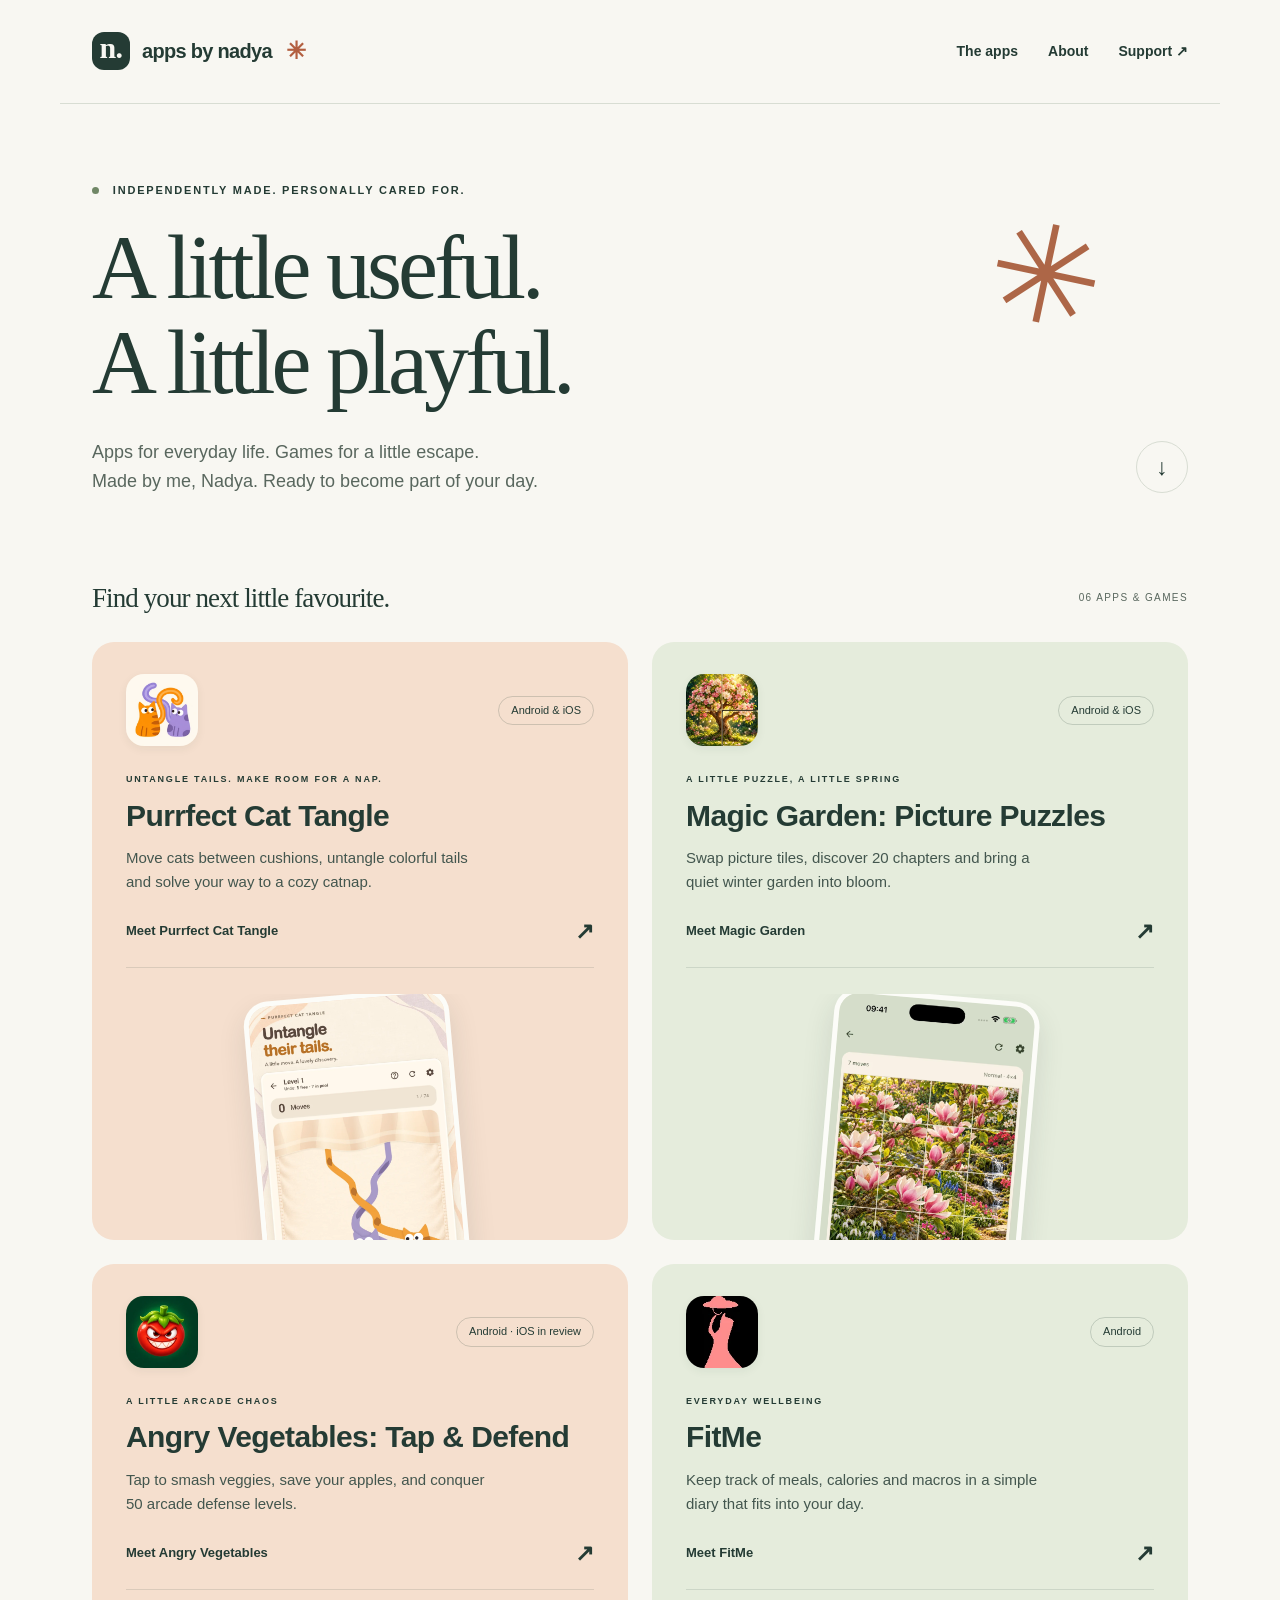
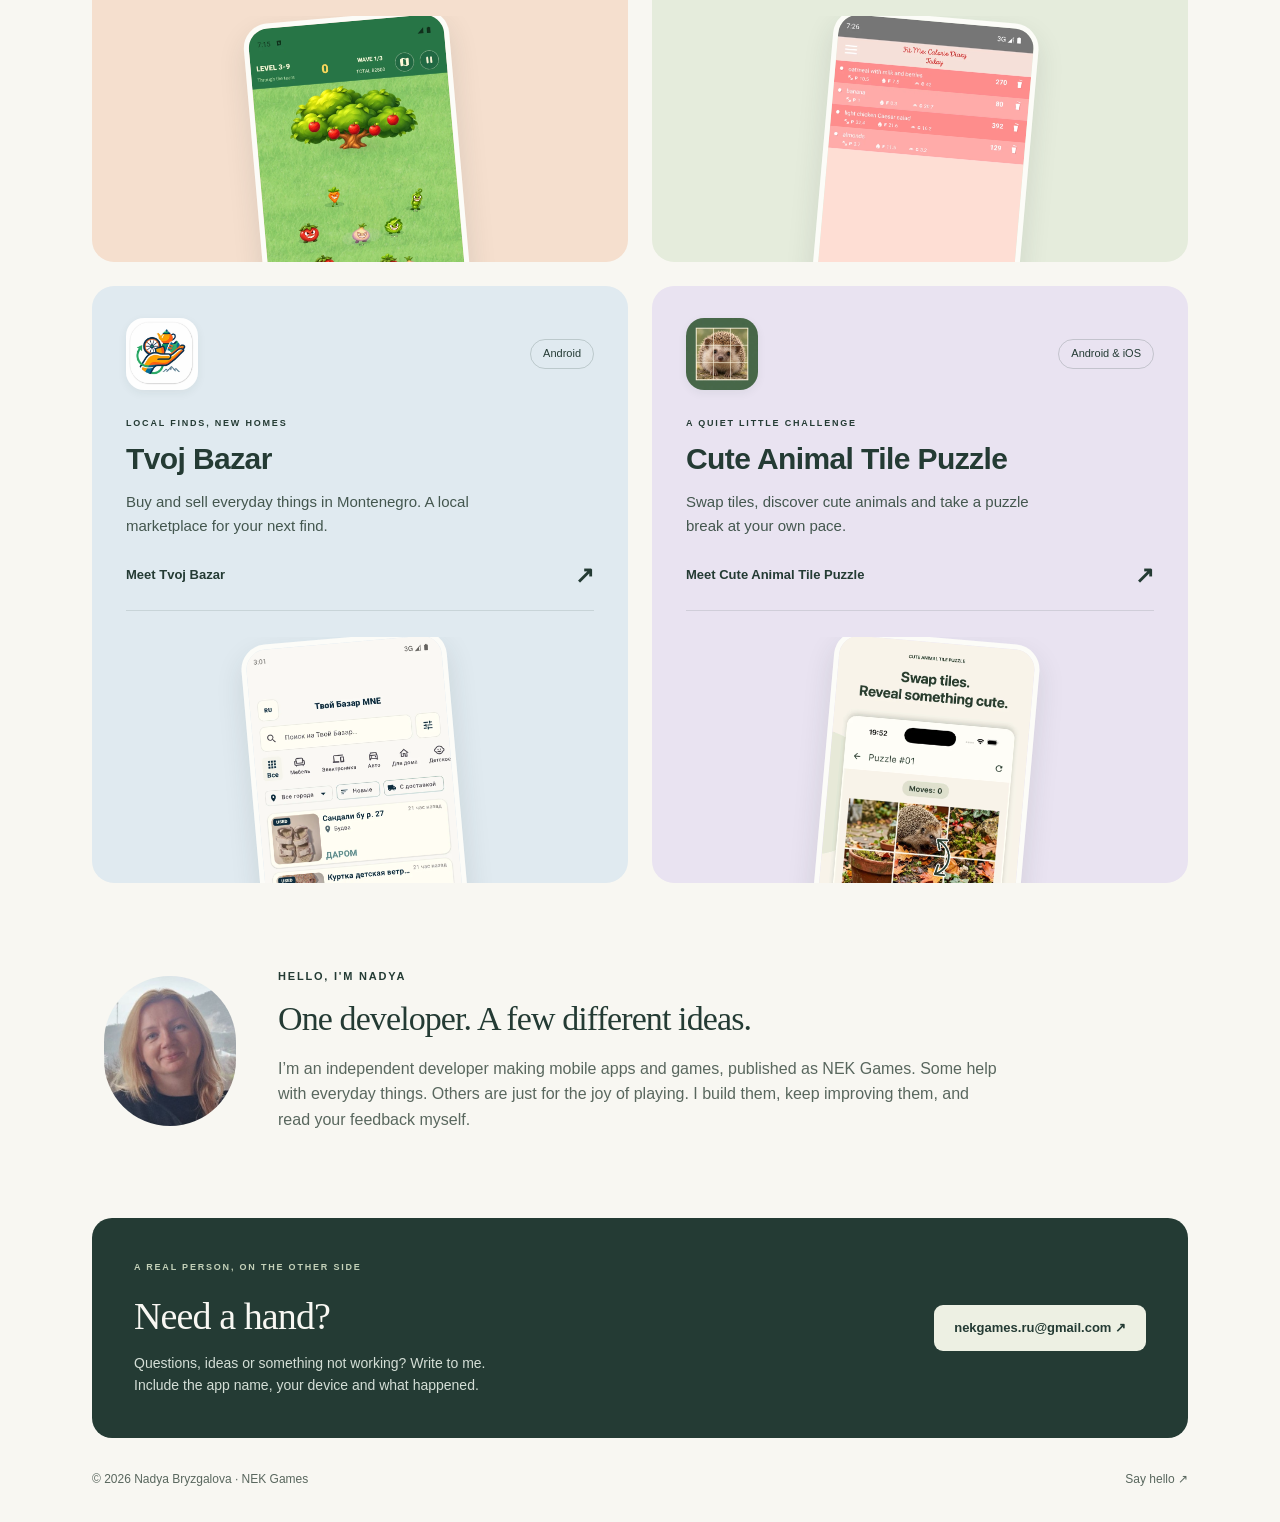
<file: index.html>
<!doctype html>
<html lang="en"><head><meta charset="utf-8"><meta name="viewport" content="width=device-width, initial-scale=1"><title>Small apps. Everyday joy. — Apps by Nadya</title><meta name="description" content="Explore Purrfect Cat Tangle, Magic Garden: Picture Puzzles, FitMe, Angry Vegetables, Tvoj Bazar and Cute Animal Tile Puzzle. Mobile apps and games by independent developer Nadya Bryzgalova."><meta name="theme-color" content="#f8f7f2"><link rel="icon" type="image/svg+xml" href="assets/favicon.svg"><link rel="stylesheet" href="style.css"></head><body><a class="skip" href="#main">Skip to content</a><header class="wrap header"><a class="brand" href="index.html"><span class="brand-mark">n.</span> apps by nadya<span class="brand-dot">✳</span></a><nav aria-label="Main navigation"><a href="index.html#apps">The apps</a><a href="index.html#about">About</a><a href="#support">Support <span aria-hidden="true">↗</span></a></nav></header><main id="main" class="wrap"><section class="hero"><p class="eyebrow"><span class="tiny-dot"></span> INDEPENDENTLY MADE. PERSONALLY CARED FOR.</p><h1>A little useful.<br>A little playful.<span class="hero-star" aria-hidden="true">✳</span></h1><div class="hero-bottom"><p>Apps for everyday life. Games for a little escape. <br>Made by me, Nadya. Ready to become part of your day.</p><a class="round-link" href="#apps" aria-label="Explore the apps">↓</a></div></section><section id="apps" class="apps"><div class="section-title"><h2>Find your next little favourite.</h2><span>06 APPS & GAMES</span></div><div class="grid"><article class="card peach"><div class="card-top"><img class="app-icon" src="assets/purrfect-cat-tangle-icon.webp" width="72" height="72" alt=""><span class="platform">Android &amp; iOS</span></div><p class="eyebrow">UNTANGLE TAILS. MAKE ROOM FOR A NAP.</p><h3><a href="purrfect-cat-tangle.html">Purrfect Cat Tangle</a></h3><p>Move cats between cushions, untangle colorful tails and solve your way to a cozy catnap.</p><a class="text-link" href="purrfect-cat-tangle.html">Meet Purrfect Cat Tangle <span aria-hidden="true">↗</span></a><div class="card-preview"><img src="assets/purrfect-cat-tangle-untangle.webp" alt="Two cats with tangled tails in Purrfect Cat Tangle" width="720" height="1280" loading="lazy"></div></article><article class="card green"><div class="card-top"><img class="app-icon" src="assets/magic-garden-icon.webp" width="72" height="72" alt=""><span class="platform">Android &amp; iOS</span></div><p class="eyebrow">A LITTLE PUZZLE, A LITTLE SPRING</p><h3><a href="magic-garden.html">Magic Garden: Picture Puzzles</a></h3><p>Swap picture tiles, discover 20 chapters and bring a quiet winter garden into bloom.</p><a class="text-link" href="magic-garden.html">Meet Magic Garden <span aria-hidden="true">↗</span></a><div class="card-preview"><img src="assets/magic-garden-magnolia.webp" alt="Magnolia picture puzzle in Magic Garden" width="660" height="1434" loading="lazy"></div></article><article class="card peach"><div class="card-top"><img class="app-icon" src="assets/angry-vegetables-icon.webp" width="72" height="72" alt=""><span class="platform">Android · iOS in review</span></div><p class="eyebrow">A LITTLE ARCADE CHAOS</p><h3><a href="angry-vegetables.html">Angry Vegetables: Tap &amp; Defend</a></h3><p>Tap to smash veggies, save your apples, and conquer 50 arcade defense levels.</p><a class="text-link" href="angry-vegetables.html">Meet Angry Vegetables <span aria-hidden="true">↗</span></a><div class="card-preview"><img src="assets/angry-vegetables-gameplay.webp" alt="Defend your apples in Angry Vegetables" width="280" height="580" loading="lazy"></div></article><article class="card green"><div class="card-top"><img class="app-icon" src="assets/fitme-icon.webp" width="72" height="72" alt=""><span class="platform">Android</span></div><p class="eyebrow">EVERYDAY WELLBEING</p><h3><a href="fitme.html">FitMe</a></h3><p>Keep track of meals, calories and macros in a simple diary that fits into your day.</p><a class="text-link" href="fitme.html">Meet FitMe <span aria-hidden="true">↗</span></a><div class="card-preview"><img src="assets/fitme-calorie-diary.webp" alt="Your day, at a glance in FitMe" width="280" height="580" loading="lazy"></div></article><article class="card blue"><div class="card-top"><img class="app-icon" src="assets/tvoj-bazar-icon.webp" width="72" height="72" alt=""><span class="platform">Android</span></div><p class="eyebrow">LOCAL FINDS, NEW HOMES</p><h3><a href="tvoj-bazar.html">Tvoj Bazar</a></h3><p>Buy and sell everyday things in Montenegro. A local marketplace for your next find.</p><a class="text-link" href="tvoj-bazar.html">Meet Tvoj Bazar <span aria-hidden="true">↗</span></a><div class="card-preview"><img src="assets/tvoj-bazar-listings.webp" alt="Discover local listings in Tvoj Bazar" width="280" height="580" loading="lazy"></div></article><article class="card lavender"><div class="card-top"><img class="app-icon" src="assets/cute-animal-tile-puzzle-icon.webp" width="72" height="72" alt=""><span class="platform">Android & iOS</span></div><p class="eyebrow">A QUIET LITTLE CHALLENGE</p><h3><a href="cute-animal-tile-puzzle.html">Cute Animal Tile Puzzle</a></h3><p>Swap tiles, discover cute animals and take a puzzle break at your own pace.</p><a class="text-link" href="cute-animal-tile-puzzle.html">Meet Cute Animal Tile Puzzle <span aria-hidden="true">↗</span></a><div class="card-preview"><img src="assets/cute-animal-tile-puzzle-swap.webp" alt="Swap any two tiles in Cute Animal Tile Puzzle" width="280" height="580" loading="lazy"></div></article></div></section><section class="about" id="about"><div class="about-portrait"><img src="assets/nadya-portrait.jpg" width="360" height="410" alt="Nadya Bryzgalova" loading="lazy"></div><div><p class="eyebrow">HELLO, I'M NADYA</p><h2>One developer. A few different ideas.</h2><p>I’m an independent developer making mobile apps and games, published as NEK Games. Some help with everyday things. Others are just for the joy of playing. I build them, keep improving them, and read your feedback myself.</p></div></section><section class="support" id="support"><div><p class="eyebrow">A REAL PERSON, ON THE OTHER SIDE</p><h2>Need a hand?</h2><p>Questions, ideas or something not working? Write to me.<br>Include the app name, your device and what happened.</p></div><a class="button light" href="mailto:nekgames.ru@gmail.com?subject=an%20app%20support">nekgames.ru@gmail.com ↗</a></section></main><footer class="wrap footer"><span>© 2026 Nadya Bryzgalova · NEK Games</span><a href="mailto:nekgames.ru@gmail.com">Say hello ↗</a></footer></body></html>
</file>
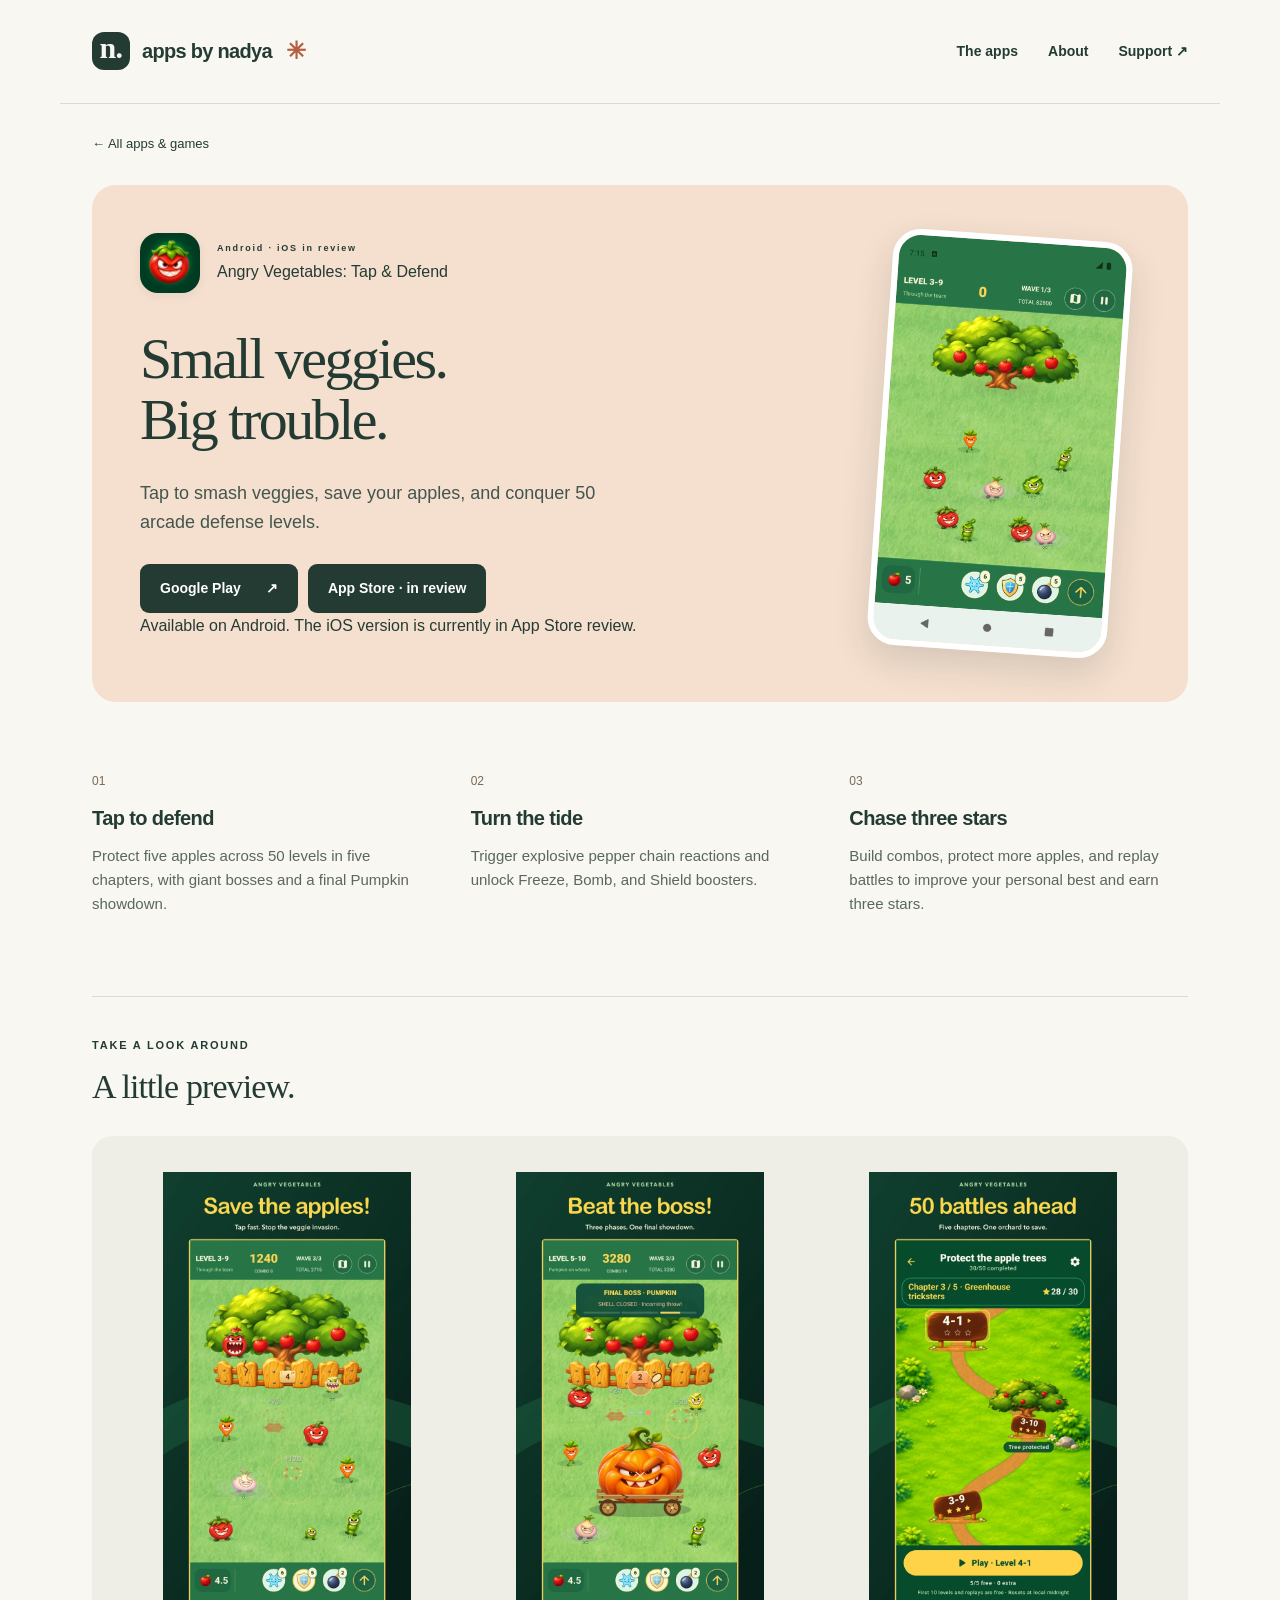
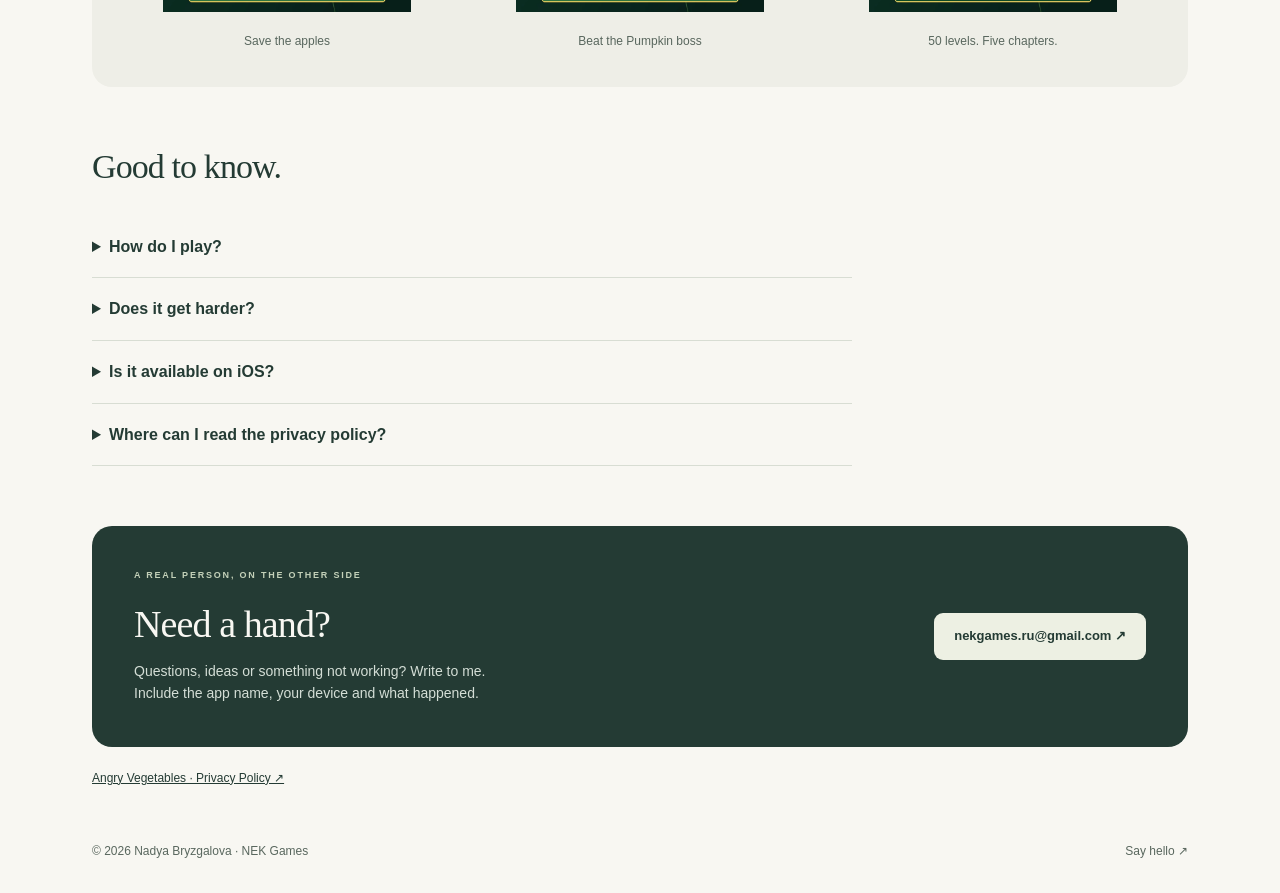
<file: angry-vegetables.html>
<!doctype html>
<html lang="en"><head><meta charset="utf-8"><meta name="viewport" content="width=device-width, initial-scale=1"><title>Angry Vegetables: Tap &amp; Defend — Apps by Nadya</title><meta name="description" content="Tap to smash veggies, save your apples, and conquer 50 arcade defense levels."><meta name="theme-color" content="#f8f7f2"><link rel="icon" type="image/svg+xml" href="assets/favicon.svg"><link rel="stylesheet" href="style.css"></head><body><a class="skip" href="#main">Skip to content</a><header class="wrap header"><a class="brand" href="index.html"><span class="brand-mark">n.</span> apps by nadya<span class="brand-dot">✳</span></a><nav aria-label="Main navigation"><a href="index.html#apps">The apps</a><a href="index.html#about">About</a><a href="#support">Support <span aria-hidden="true">↗</span></a></nav></header><main id="main" class="wrap"><a class="back" href="index.html#apps">← All apps & games</a><section class="product-hero peach"><div><div class="product-id"><img class="app-icon" src="assets/angry-vegetables-icon.webp" width="72" height="72" alt=""><div><p class="eyebrow">Android · iOS in review</p><p>Angry Vegetables: Tap &amp; Defend</p></div></div><h1>Small veggies.<br>Big trouble.</h1><p class="lede">Tap to smash veggies, save your apples, and conquer 50 arcade defense levels.</p><div class="buttons"><a class="button" href="https://play.google.com/store/apps/details?id=com.nekgames.angryvegetablesremaster">Google Play <span aria-hidden="true">↗</span></a><a class="button" href="https://apps.apple.com/us/app/angry-vegetables-tap-defend/id6831074131">App Store · in review</a></div><p>Available on Android. The iOS version is currently in App Store review.</p></div><img class="hero-phone" src="assets/angry-vegetables-gameplay.webp" alt="Defend your apples — Angry Vegetables"></section><section class="features" aria-label="Features"><div><span class="feature-number">01</span><h3>Tap to defend</h3><p>Protect five apples across 50 levels in five chapters, with giant bosses and a final Pumpkin showdown.</p></div><div><span class="feature-number">02</span><h3>Turn the tide</h3><p>Trigger explosive pepper chain reactions and unlock Freeze, Bomb, and Shield boosters.</p></div><div><span class="feature-number">03</span><h3>Chase three stars</h3><p>Build combos, protect more apples, and replay battles to improve your personal best and earn three stars.</p></div></section><section class="screens"><p class="eyebrow">TAKE A LOOK AROUND</p><h2>A little preview.</h2><div class="gallery"><figure><img src="assets/angry-vegetables-01-save-the-apples.webp" alt="Tap vegetables before they reach the apple tree" width="720" height="1280" loading="lazy"><figcaption>Save the apples</figcaption></figure><figure><img src="assets/angry-vegetables-05-final-boss.webp" alt="Face the final Pumpkin boss" width="720" height="1280" loading="lazy"><figcaption>Beat the Pumpkin boss</figcaption></figure><figure><img src="assets/angry-vegetables-06-campaign.webp" alt="Follow the campaign map through five chapters" width="720" height="1280" loading="lazy"><figcaption>50 levels. Five chapters.</figcaption></figure></div></section><section class="faq"><h2>Good to know.</h2><details><summary>How do I play?</summary><p>Tap the vegetables before they reach your apple tree. Chain your smashes to build combos.</p></details><details><summary>Does it get harder?</summary><p>Yes. Progress through five chapters with tougher waves, charging carrots, splitting pea pods, and giant vegetable bosses.</p></details><details><summary>Is it available on iOS?</summary><p>Available on Android. The iOS version is currently in App Store review. <a href="https://apps.apple.com/us/app/angry-vegetables-tap-defend/id6831074131">App Store listing</a>.</p></details><details><summary>Where can I read the privacy policy?</summary><p><a href="https://docs.google.com/document/d/15HoHLl6D_thajAbehYDg-5SmEV5Ew1TaVd3z8HT08Uw">Read the Angry Vegetables Privacy Policy ↗</a></p></details></section><section class="support" id="support"><div><p class="eyebrow">A REAL PERSON, ON THE OTHER SIDE</p><h2>Need a hand?</h2><p>Questions, ideas or something not working? Write to me.<br>Include the app name, your device and what happened.</p></div><a class="button light" href="mailto:nekgames.ru@gmail.com?subject=Angry%20Vegetables%20support">nekgames.ru@gmail.com ↗</a></section><p class="policy-link"><a href="https://docs.google.com/document/d/15HoHLl6D_thajAbehYDg-5SmEV5Ew1TaVd3z8HT08Uw">Angry Vegetables · Privacy Policy ↗</a></p></main><footer class="wrap footer"><span>© 2026 Nadya Bryzgalova · NEK Games</span><a href="mailto:nekgames.ru@gmail.com">Say hello ↗</a></footer></body></html>
</file>
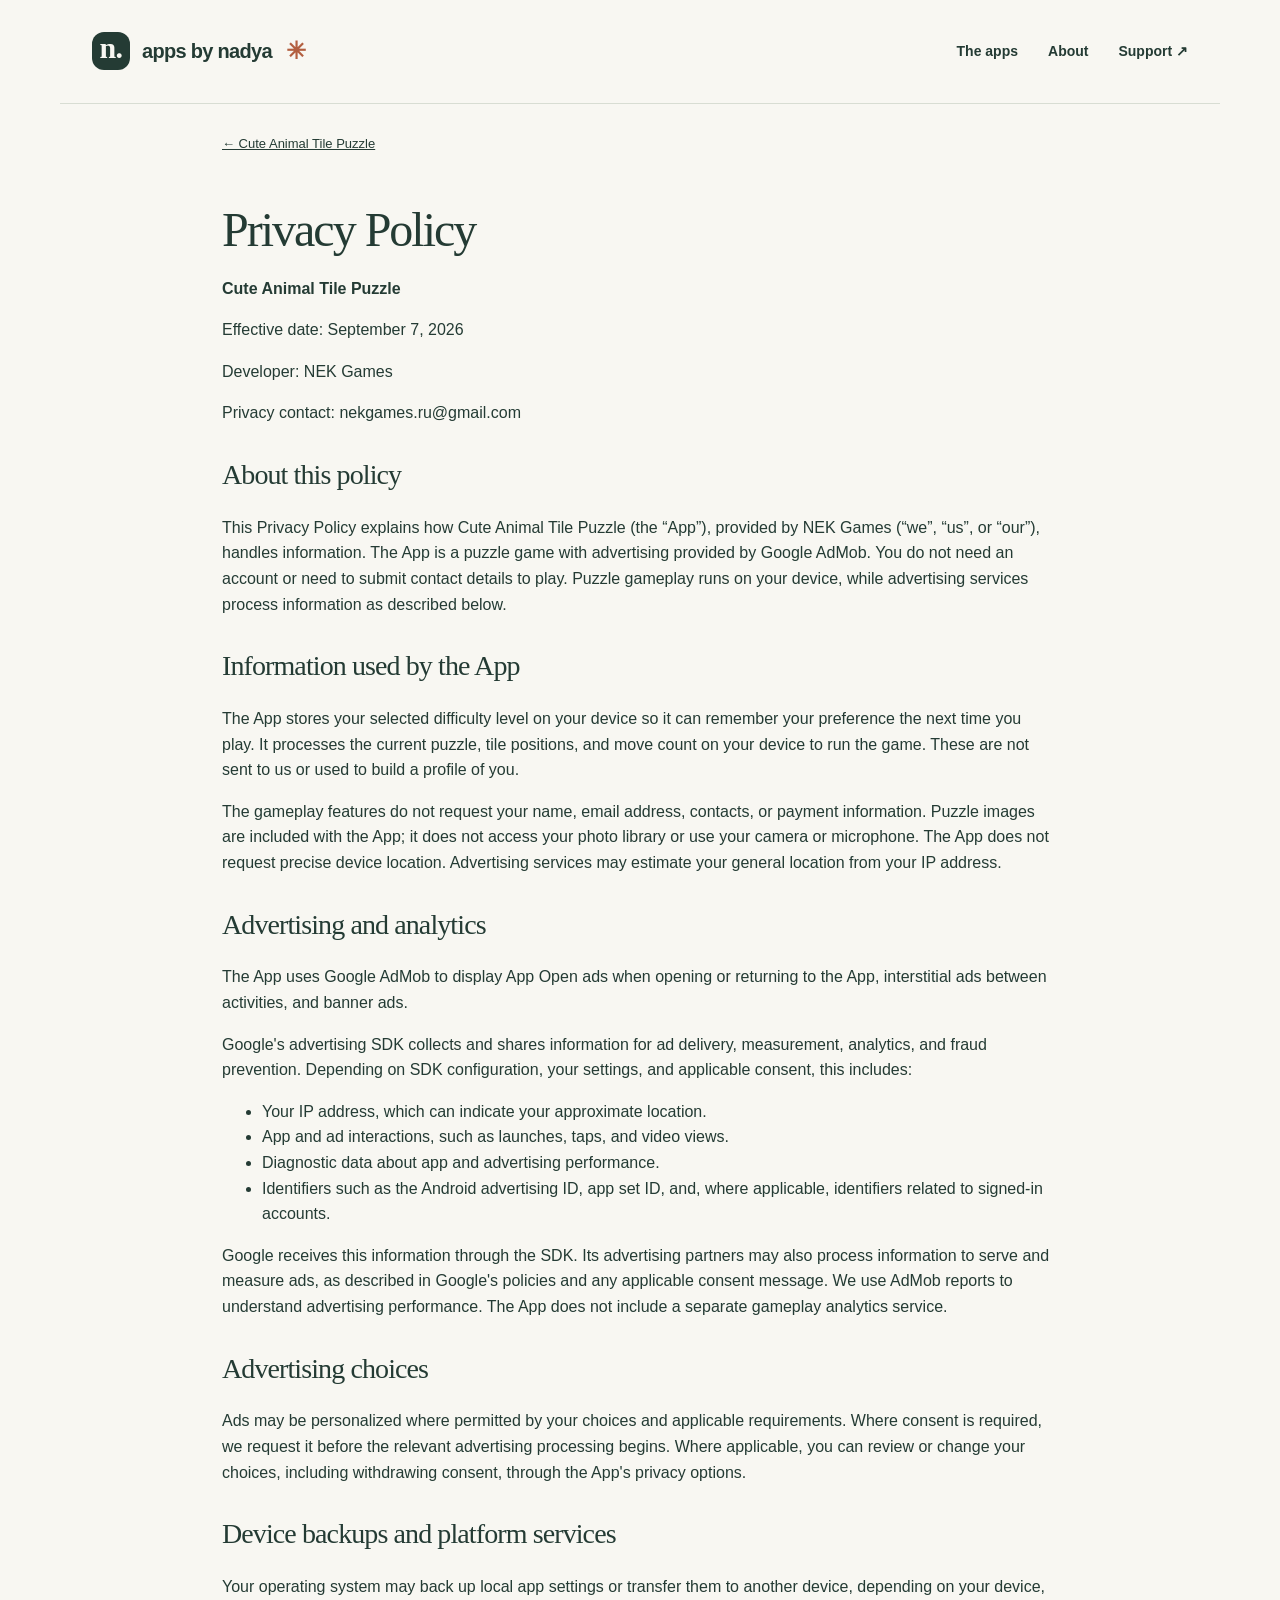
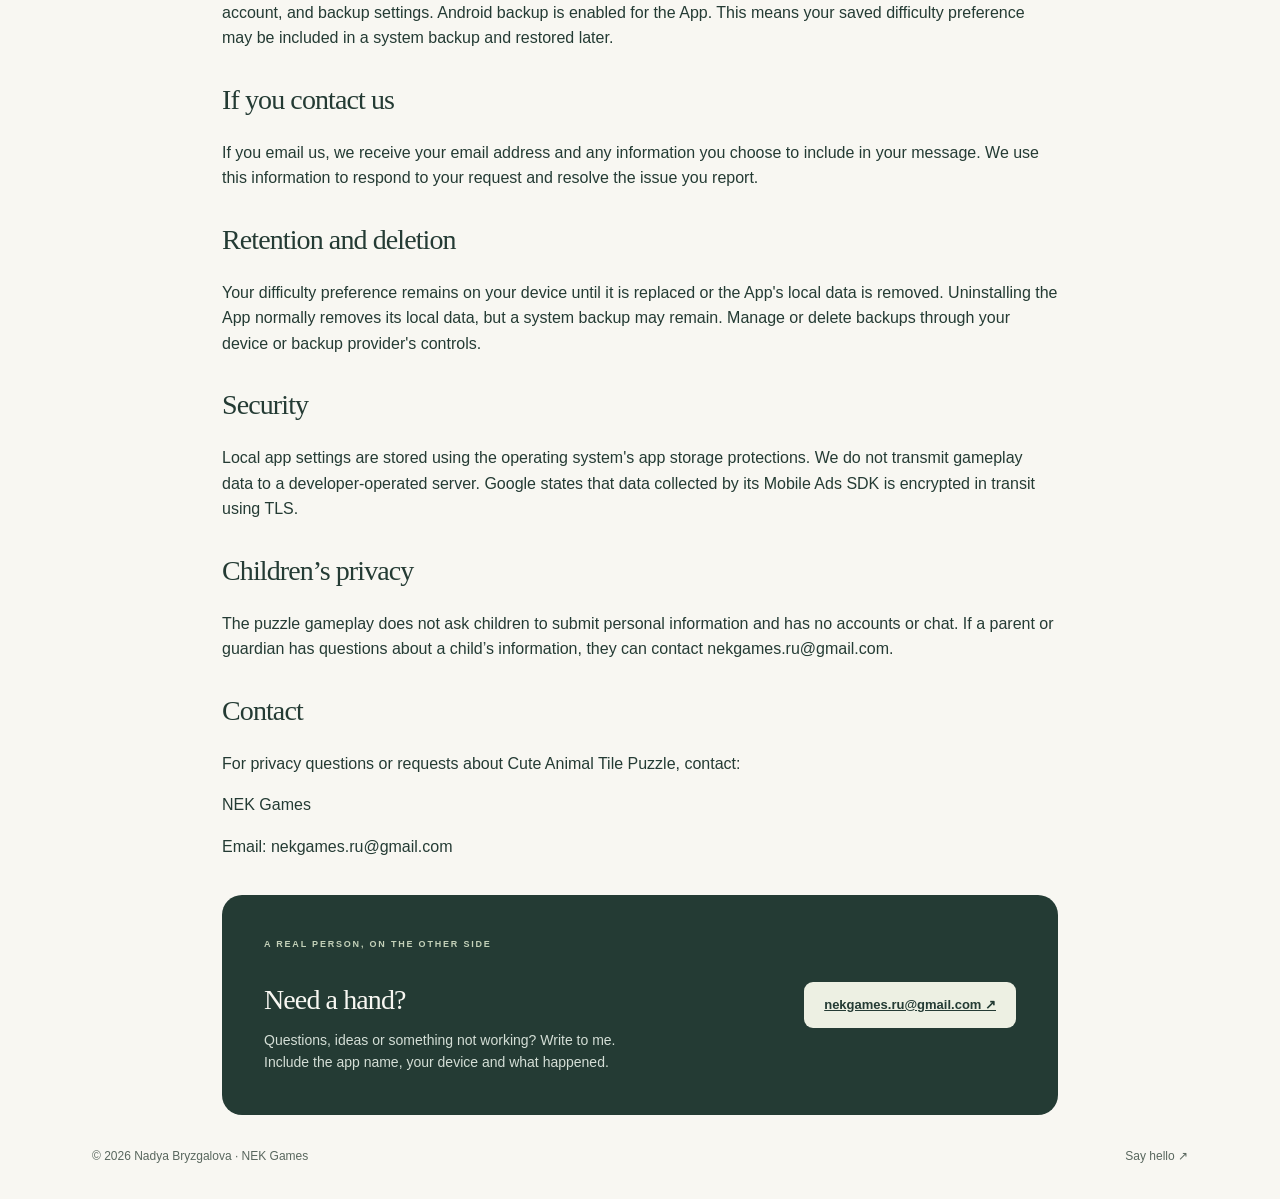
<file: cute-animal-tile-puzzle-privacy.html>
<!doctype html>
<html lang="en"><head><meta charset="utf-8"><meta name="viewport" content="width=device-width, initial-scale=1"><title>Cute Animal Tile Puzzle Privacy Policy — Apps by Nadya</title><meta name="description" content="Privacy Policy for Cute Animal Tile Puzzle by NEK Games."><meta name="theme-color" content="#f8f7f2"><link rel="icon" type="image/svg+xml" href="assets/favicon.svg"><link rel="stylesheet" href="style.css"></head><body><a class="skip" href="#main">Skip to content</a><header class="wrap header"><a class="brand" href="index.html"><span class="brand-mark">n.</span> apps by nadya<span class="brand-dot">✳</span></a><nav aria-label="Main navigation"><a href="index.html#apps">The apps</a><a href="index.html#about">About</a><a href="#support">Support <span aria-hidden="true">↗</span></a></nav></header><main id="main" class="wrap legal"><a class="back" href="cute-animal-tile-puzzle.html">← Cute Animal Tile Puzzle</a>
    <h1>Privacy Policy</h1>
    <p><strong>Cute Animal Tile Puzzle</strong></p>
    <p>Effective date: September 7, 2026</p>
    <p>Developer: NEK Games</p>
    <p class="contact">Privacy contact: nekgames.ru@gmail.com</p>

    <h2>About this policy</h2>
    <p>This Privacy Policy explains how Cute Animal Tile Puzzle (the “App”), provided by NEK Games (“we”, “us”, or “our”), handles information. The App is a puzzle game with advertising provided by Google AdMob. You do not need an account or need to submit contact details to play. Puzzle gameplay runs on your device, while advertising services process information as described below.</p>

    <h2>Information used by the App</h2>
    <p>The App stores your selected difficulty level on your device so it can remember your preference the next time you play. It processes the current puzzle, tile positions, and move count on your device to run the game. These are not sent to us or used to build a profile of you.</p>
    <p>The gameplay features do not request your name, email address, contacts, or payment information. Puzzle images are included with the App; it does not access your photo library or use your camera or microphone. The App does not request precise device location. Advertising services may estimate your general location from your IP address.</p>

    <h2>Advertising and analytics</h2>
    <p>The App uses Google AdMob to display App Open ads when opening or returning to the App, interstitial ads between activities, and banner ads.</p>
    <p>Google's advertising SDK collects and shares information for ad delivery, measurement, analytics, and fraud prevention. Depending on SDK configuration, your settings, and applicable consent, this includes:</p>
    <ul>
        <li>Your IP address, which can indicate your approximate location.</li>
        <li>App and ad interactions, such as launches, taps, and video views.</li>
        <li>Diagnostic data about app and advertising performance.</li>
        <li>Identifiers such as the Android advertising ID, app set ID, and, where applicable, identifiers related to signed-in accounts.</li>
    </ul>
    <p>Google receives this information through the SDK. Its advertising partners may also process information to serve and measure ads, as described in Google's policies and any applicable consent message. We use AdMob reports to understand advertising performance. The App does not include a separate gameplay analytics service.</p>

    <h2>Advertising choices</h2>
    <p>Ads may be personalized where permitted by your choices and applicable requirements. Where consent is required, we request it before the relevant advertising processing begins. Where applicable, you can review or change your choices, including withdrawing consent, through the App's privacy options.</p>

    <h2>Device backups and platform services</h2>
    <p>Your operating system may back up local app settings or transfer them to another device, depending on your device, account, and backup settings. Android backup is enabled for the App. This means your saved difficulty preference may be included in a system backup and restored later.</p>

    <h2>If you contact us</h2>
    <p>If you email us, we receive your email address and any information you choose to include in your message. We use this information to respond to your request and resolve the issue you report.</p>

    <h2>Retention and deletion</h2>
    <p>Your difficulty preference remains on your device until it is replaced or the App's local data is removed. Uninstalling the App normally removes its local data, but a system backup may remain. Manage or delete backups through your device or backup provider's controls.</p>

    <h2>Security</h2>
    <p>Local app settings are stored using the operating system's app storage protections. We do not transmit gameplay data to a developer-operated server. Google states that data collected by its Mobile Ads SDK is encrypted in transit using TLS.</p>

    <h2>Children’s privacy</h2>
    <p>The puzzle gameplay does not ask children to submit personal information and has no accounts or chat. If a parent or guardian has questions about a child’s information, they can contact nekgames.ru@gmail.com.</p>

    <h2>Contact</h2>
    <p>For privacy questions or requests about Cute Animal Tile Puzzle, contact:</p>
    <p class="contact">NEK Games</p>
    <p class="contact">Email: nekgames.ru@gmail.com</p>
<section class="support" id="support"><div><p class="eyebrow">A REAL PERSON, ON THE OTHER SIDE</p><h2>Need a hand?</h2><p>Questions, ideas or something not working? Write to me.<br>Include the app name, your device and what happened.</p></div><a class="button light" href="mailto:nekgames.ru@gmail.com?subject=Cute%20Animal%20Tile%20Puzzle%20support">nekgames.ru@gmail.com ↗</a></section></main><footer class="wrap footer"><span>© 2026 Nadya Bryzgalova · NEK Games</span><a href="mailto:nekgames.ru@gmail.com">Say hello ↗</a></footer></body></html>
</file>
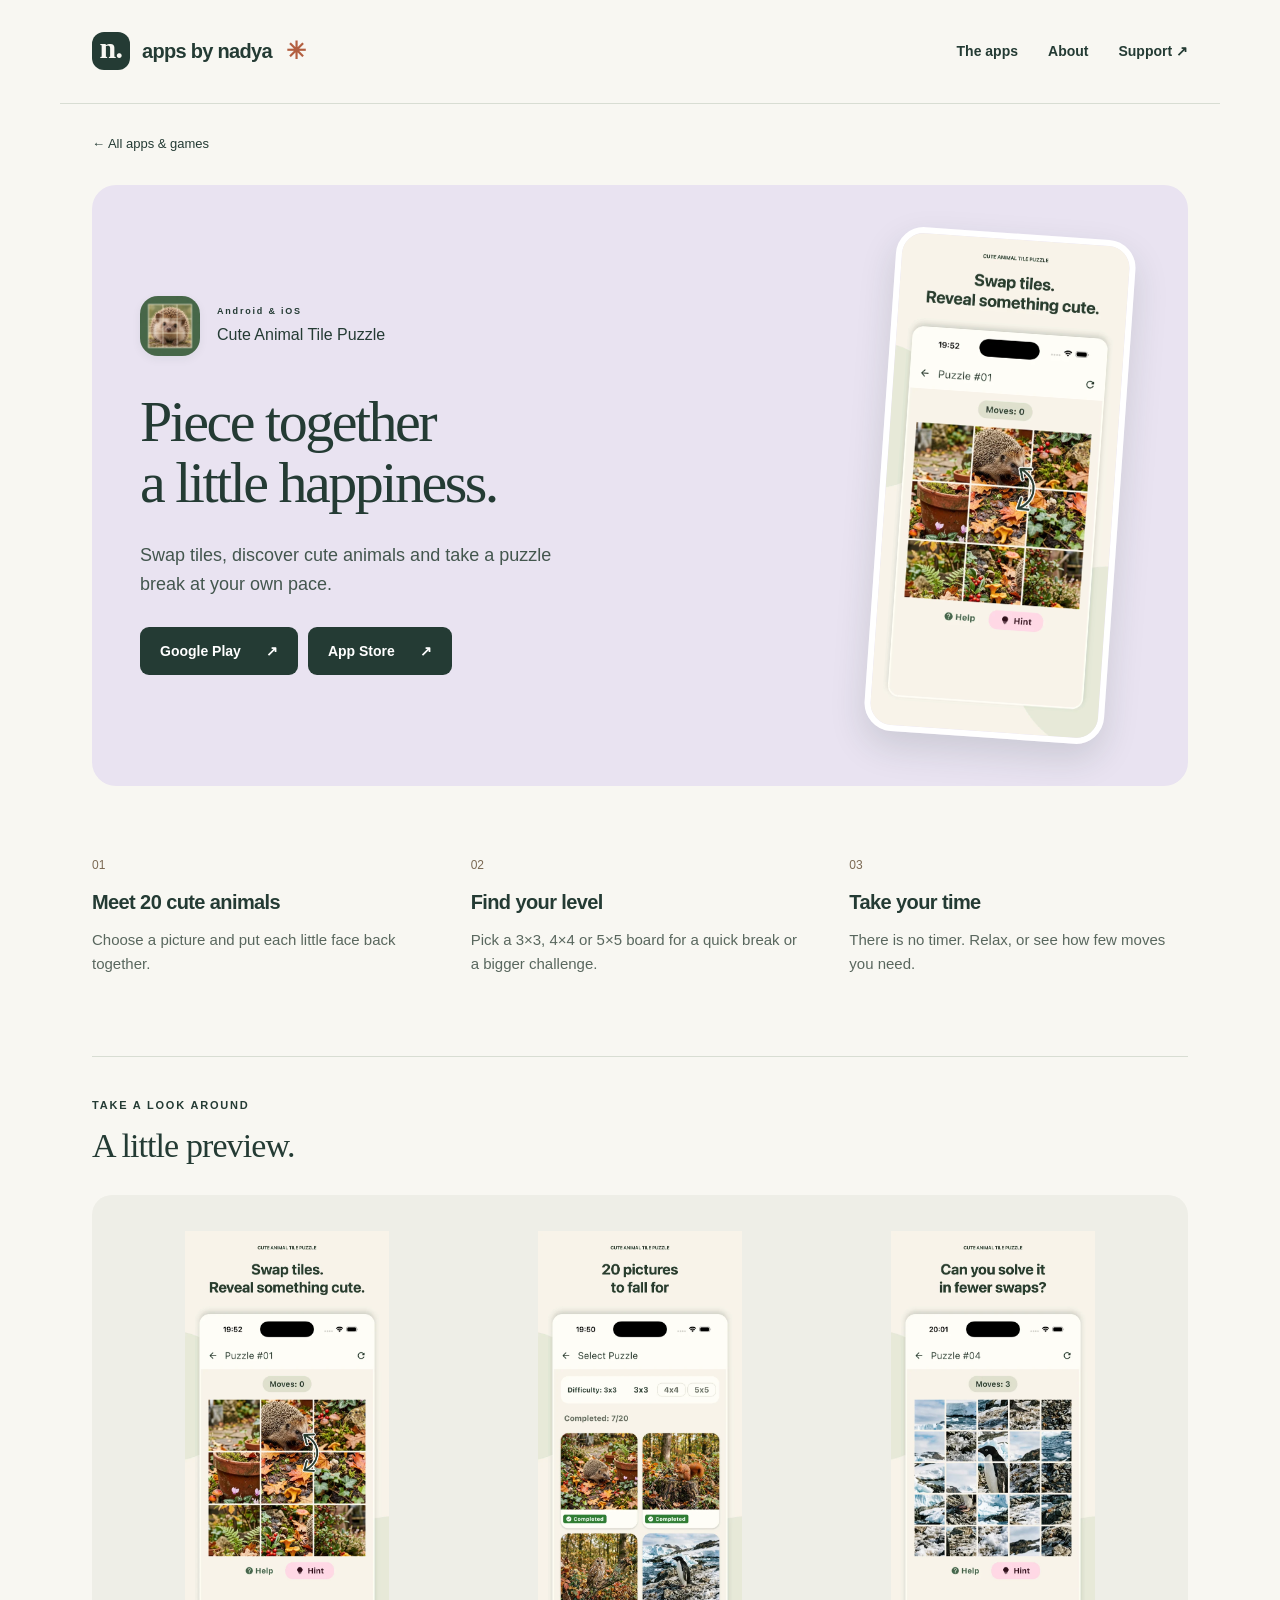
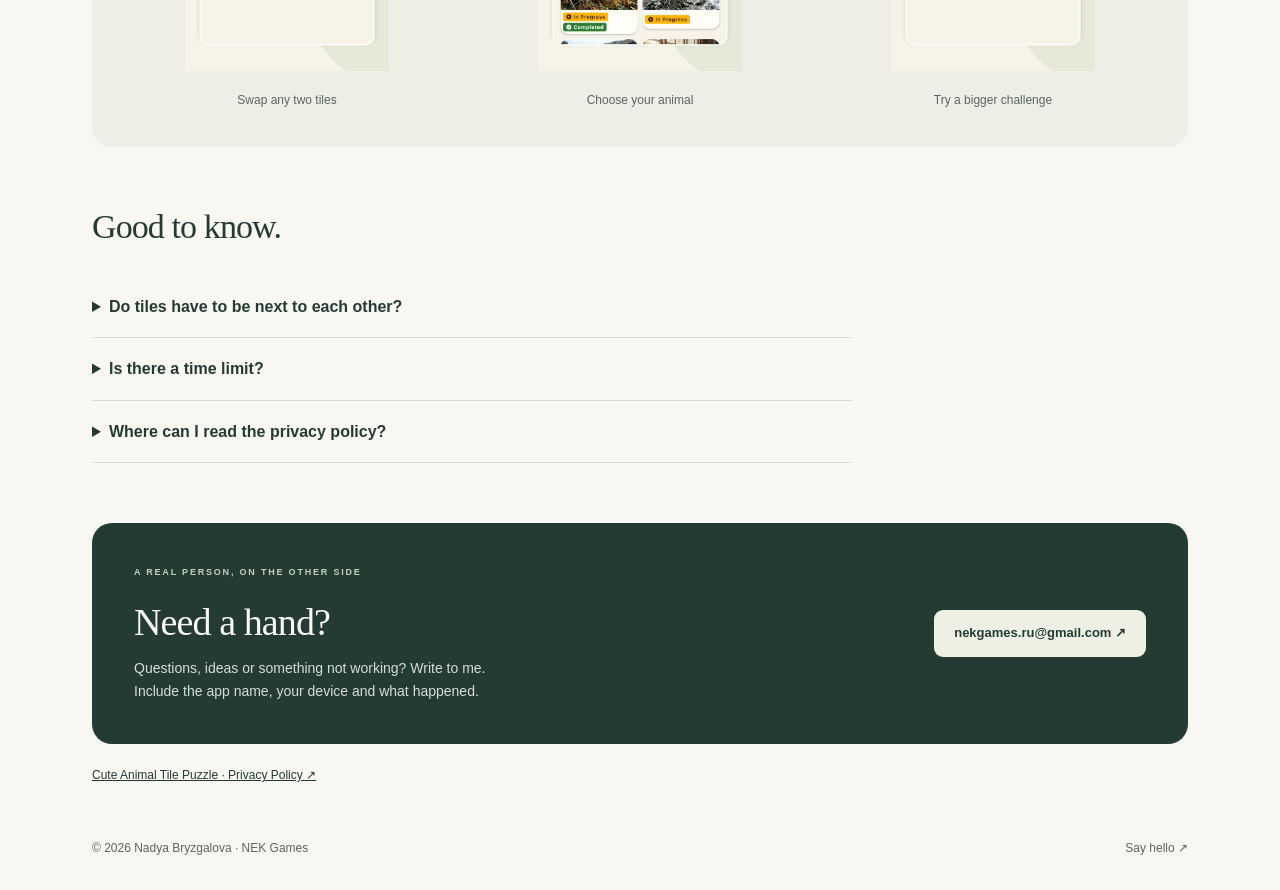
<file: cute-animal-tile-puzzle.html>
<!doctype html>
<html lang="en"><head><meta charset="utf-8"><meta name="viewport" content="width=device-width, initial-scale=1"><title>Cute Animal Tile Puzzle — Apps by Nadya</title><meta name="description" content="Swap tiles, discover cute animals and take a puzzle break at your own pace."><meta name="theme-color" content="#f8f7f2"><link rel="icon" type="image/svg+xml" href="assets/favicon.svg"><link rel="stylesheet" href="style.css"></head><body><a class="skip" href="#main">Skip to content</a><header class="wrap header"><a class="brand" href="index.html"><span class="brand-mark">n.</span> apps by nadya<span class="brand-dot">✳</span></a><nav aria-label="Main navigation"><a href="index.html#apps">The apps</a><a href="index.html#about">About</a><a href="#support">Support <span aria-hidden="true">↗</span></a></nav></header><main id="main" class="wrap"><a class="back" href="index.html#apps">← All apps & games</a><section class="product-hero lavender"><div><div class="product-id"><img class="app-icon" src="assets/cute-animal-tile-puzzle-icon.webp" width="72" height="72" alt=""><div><p class="eyebrow">Android & iOS</p><p>Cute Animal Tile Puzzle</p></div></div><h1>Piece together<br>a little happiness.</h1><p class="lede">Swap tiles, discover cute animals and take a puzzle break at your own pace.</p><div class="buttons"><a class="button" href="https://play.google.com/store/apps/details?id=com.nekgames.cuteanimaltilepuzzle">Google Play <span aria-hidden="true">↗</span></a><a class="button" href="https://apps.apple.com/us/app/cute-animal-tile-puzzle/id6810313551">App Store <span aria-hidden="true">↗</span></a></div></div><img class="hero-phone" src="assets/cute-animal-tile-puzzle-swap.webp" alt="Swap any two tiles — Cute Animal Tile Puzzle"></section><section class="features" aria-label="Features"><div><span class="feature-number">01</span><h3>Meet 20 cute animals</h3><p>Choose a picture and put each little face back together.</p></div><div><span class="feature-number">02</span><h3>Find your level</h3><p>Pick a 3×3, 4×4 or 5×5 board for a quick break or a bigger challenge.</p></div><div><span class="feature-number">03</span><h3>Take your time</h3><p>There is no timer. Relax, or see how few moves you need.</p></div></section><section class="screens"><p class="eyebrow">TAKE A LOOK AROUND</p><h2>A little preview.</h2><div class="gallery"><figure><img src="assets/cute-animal-tile-puzzle-swap.webp" alt="Swap any two tiles — Cute Animal Tile Puzzle" loading="lazy"><figcaption>Swap any two tiles</figcaption></figure><figure><img src="assets/cute-animal-tile-puzzle-catalog.webp" alt="Choose your animal — Cute Animal Tile Puzzle" loading="lazy"><figcaption>Choose your animal</figcaption></figure><figure><img src="assets/cute-animal-tile-puzzle-5x5.webp" alt="Try a bigger challenge — Cute Animal Tile Puzzle" loading="lazy"><figcaption>Try a bigger challenge</figcaption></figure></div></section><section class="faq"><h2>Good to know.</h2><details><summary>Do tiles have to be next to each other?</summary><p>No. You can swap any two tiles to rebuild the picture.</p></details><details><summary>Is there a time limit?</summary><p>No. Play at your own pace on any of the three board sizes.</p></details><details><summary>Where can I read the privacy policy?</summary><p><a href="cute-animal-tile-puzzle-privacy.html">Read the Cute Animal Tile Puzzle Privacy Policy ↗</a></p></details></section><section class="support" id="support"><div><p class="eyebrow">A REAL PERSON, ON THE OTHER SIDE</p><h2>Need a hand?</h2><p>Questions, ideas or something not working? Write to me.<br>Include the app name, your device and what happened.</p></div><a class="button light" href="mailto:nekgames.ru@gmail.com?subject=Cute%20Animal%20Tile%20Puzzle%20support">nekgames.ru@gmail.com ↗</a></section><p class="policy-link"><a href="cute-animal-tile-puzzle-privacy.html">Cute Animal Tile Puzzle · Privacy Policy ↗</a></p></main><footer class="wrap footer"><span>© 2026 Nadya Bryzgalova · NEK Games</span><a href="mailto:nekgames.ru@gmail.com">Say hello ↗</a></footer></body></html>
</file>
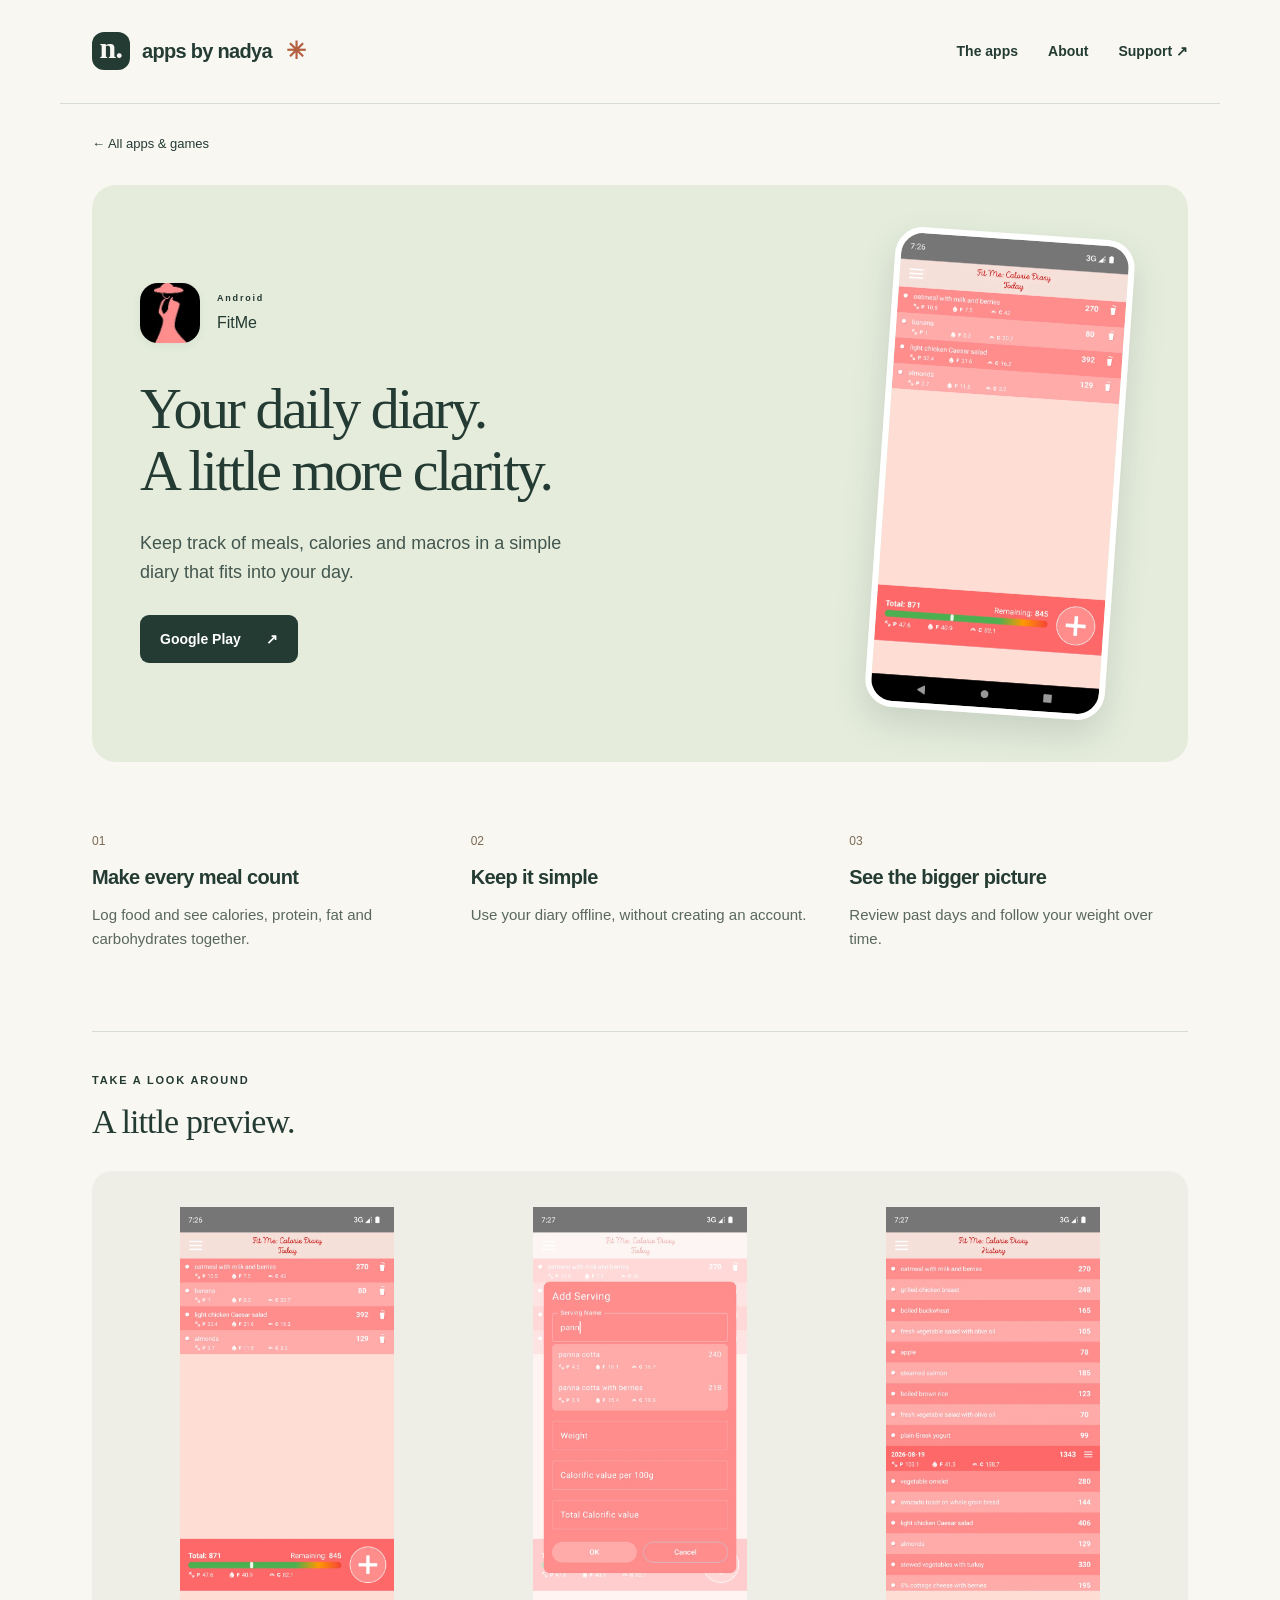
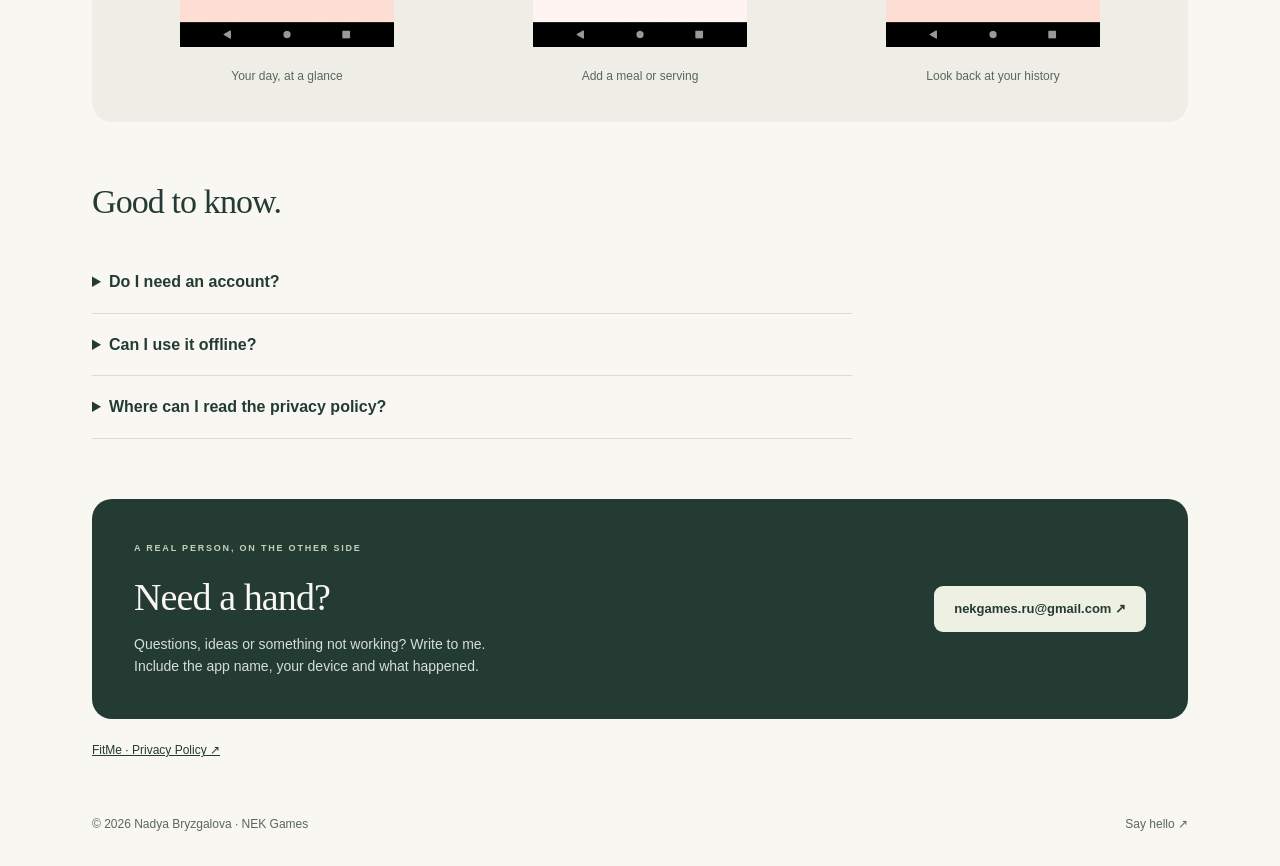
<file: fitme.html>
<!doctype html>
<html lang="en"><head><meta charset="utf-8"><meta name="viewport" content="width=device-width, initial-scale=1"><title>FitMe — Apps by Nadya</title><meta name="description" content="Keep track of meals, calories and macros in a simple diary that fits into your day."><meta name="theme-color" content="#f8f7f2"><link rel="icon" type="image/svg+xml" href="assets/favicon.svg"><link rel="stylesheet" href="style.css"></head><body><a class="skip" href="#main">Skip to content</a><header class="wrap header"><a class="brand" href="index.html"><span class="brand-mark">n.</span> apps by nadya<span class="brand-dot">✳</span></a><nav aria-label="Main navigation"><a href="index.html#apps">The apps</a><a href="index.html#about">About</a><a href="#support">Support <span aria-hidden="true">↗</span></a></nav></header><main id="main" class="wrap"><a class="back" href="index.html#apps">← All apps & games</a><section class="product-hero green"><div><div class="product-id"><img class="app-icon" src="assets/fitme-icon.webp" width="72" height="72" alt=""><div><p class="eyebrow">Android</p><p>FitMe</p></div></div><h1>Your daily diary.<br>A little more clarity.</h1><p class="lede">Keep track of meals, calories and macros in a simple diary that fits into your day.</p><div class="buttons"><a class="button" href="https://play.google.com/store/apps/details?id=com.nekgames.fitme.free">Google Play <span aria-hidden="true">↗</span></a></div></div><img class="hero-phone" src="assets/fitme-calorie-diary.webp" alt="Your day, at a glance — FitMe"></section><section class="features" aria-label="Features"><div><span class="feature-number">01</span><h3>Make every meal count</h3><p>Log food and see calories, protein, fat and carbohydrates together.</p></div><div><span class="feature-number">02</span><h3>Keep it simple</h3><p>Use your diary offline, without creating an account.</p></div><div><span class="feature-number">03</span><h3>See the bigger picture</h3><p>Review past days and follow your weight over time.</p></div></section><section class="screens"><p class="eyebrow">TAKE A LOOK AROUND</p><h2>A little preview.</h2><div class="gallery"><figure><img src="assets/fitme-calorie-diary.webp" alt="Your day, at a glance — FitMe" loading="lazy"><figcaption>Your day, at a glance</figcaption></figure><figure><img src="assets/fitme-add-serving.webp" alt="Add a meal or serving — FitMe" loading="lazy"><figcaption>Add a meal or serving</figcaption></figure><figure><img src="assets/fitme-history.webp" alt="Look back at your history — FitMe" loading="lazy"><figcaption>Look back at your history</figcaption></figure></div></section><section class="faq"><h2>Good to know.</h2><details><summary>Do I need an account?</summary><p>No. You can start using the diary without signing up.</p></details><details><summary>Can I use it offline?</summary><p>Yes. Food tracking works without an internet connection.</p></details><details><summary>Where can I read the privacy policy?</summary><p><a href="https://docs.google.com/document/d/1AGS6EZd0zq_QPgQxbJgScwwYTCw3GGqWVDDUV-9AyCQ/edit">Read the FitMe Privacy Policy ↗</a></p></details></section><section class="support" id="support"><div><p class="eyebrow">A REAL PERSON, ON THE OTHER SIDE</p><h2>Need a hand?</h2><p>Questions, ideas or something not working? Write to me.<br>Include the app name, your device and what happened.</p></div><a class="button light" href="mailto:nekgames.ru@gmail.com?subject=FitMe%20support">nekgames.ru@gmail.com ↗</a></section><p class="policy-link"><a href="https://docs.google.com/document/d/1AGS6EZd0zq_QPgQxbJgScwwYTCw3GGqWVDDUV-9AyCQ/edit">FitMe · Privacy Policy ↗</a></p></main><footer class="wrap footer"><span>© 2026 Nadya Bryzgalova · NEK Games</span><a href="mailto:nekgames.ru@gmail.com">Say hello ↗</a></footer></body></html>
</file>
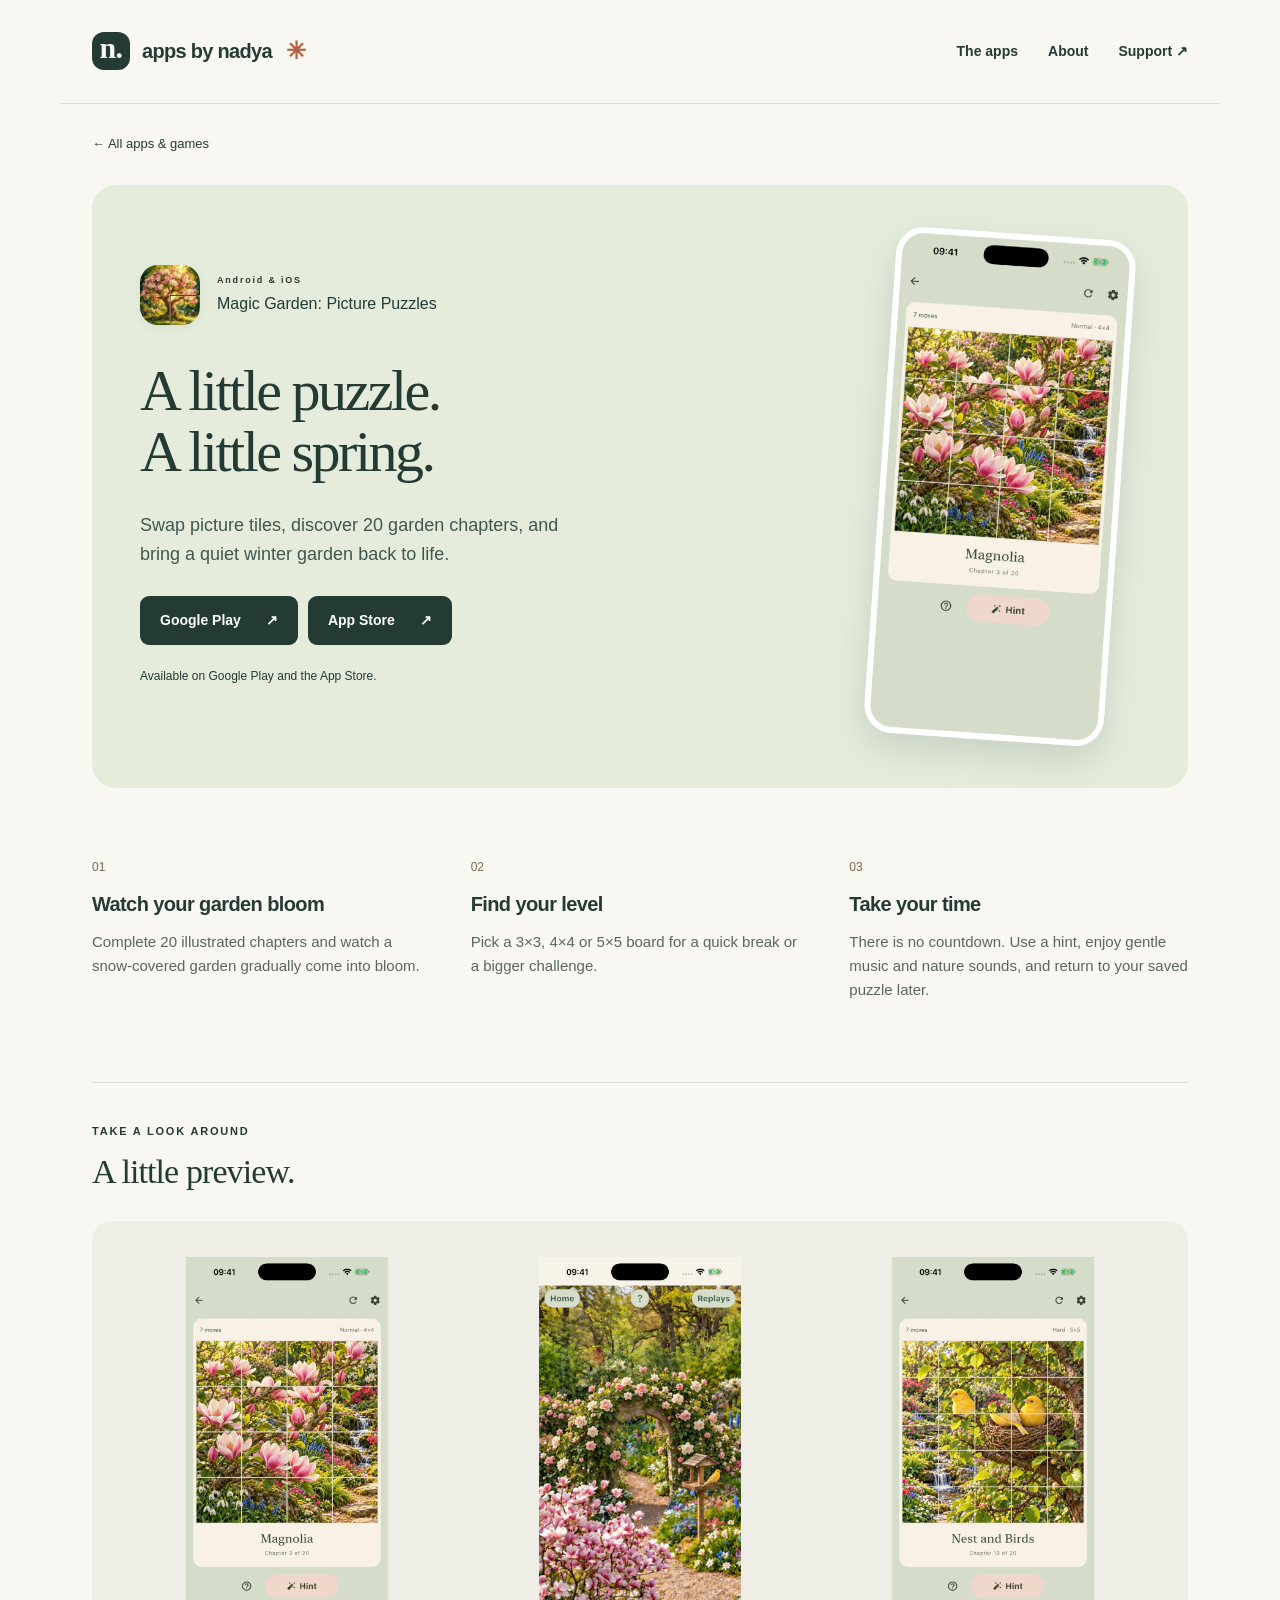
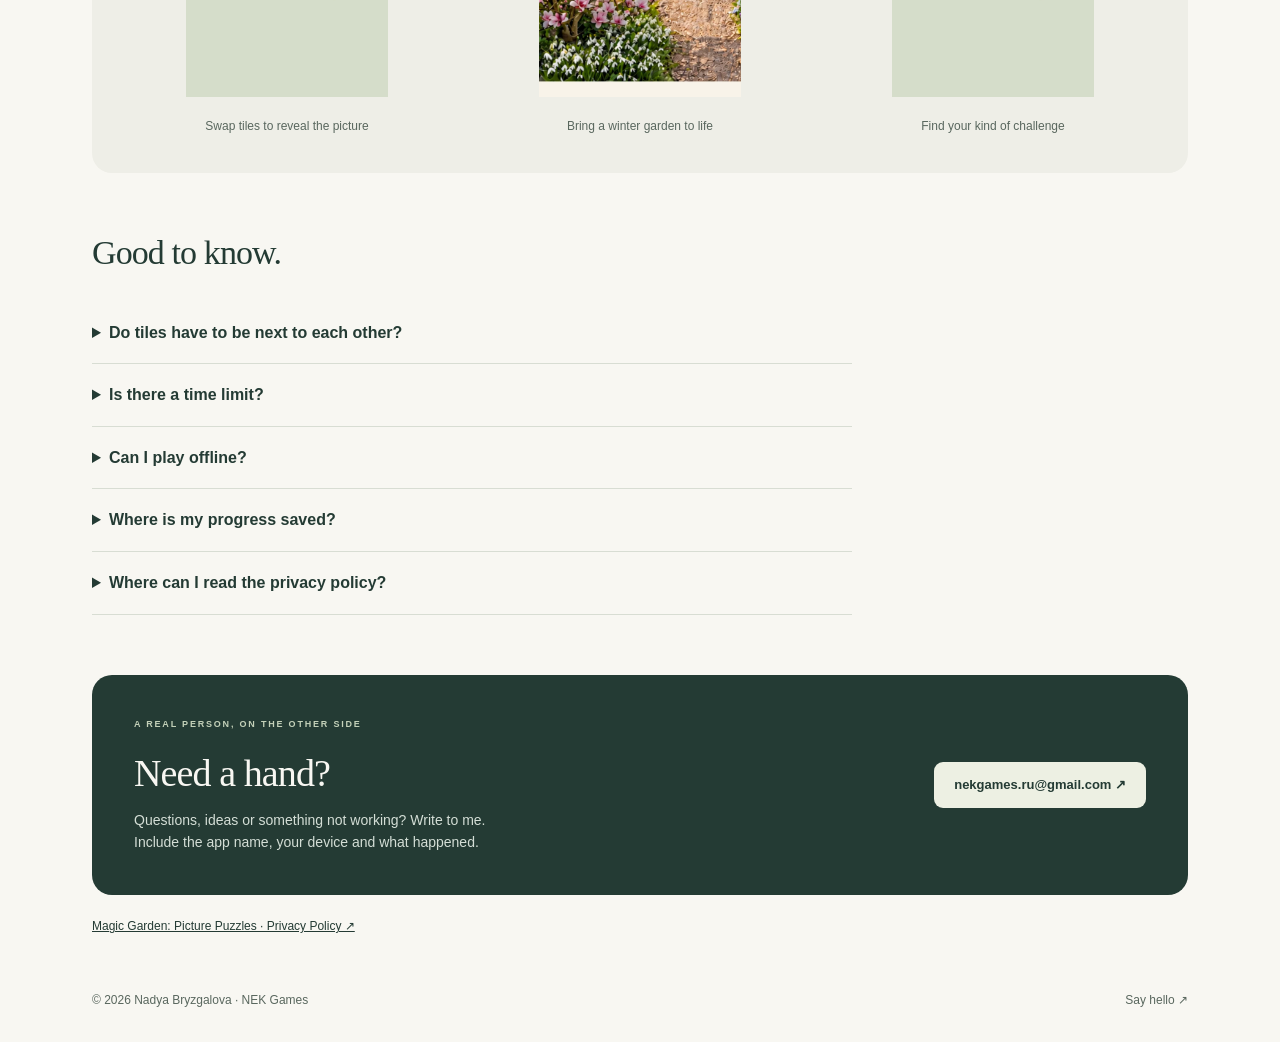
<file: magic-garden.html>
<!doctype html>
<html lang="en"><head><meta charset="utf-8"><meta name="viewport" content="width=device-width, initial-scale=1"><title>Magic Garden: Picture Puzzles — Apps by Nadya</title><meta name="description" content="Swap picture tiles, discover 20 garden chapters, and bring a quiet winter garden back to life."><meta name="theme-color" content="#f8f7f2"><link rel="icon" type="image/svg+xml" href="assets/favicon.svg"><link rel="stylesheet" href="style.css"></head><body><a class="skip" href="#main">Skip to content</a><header class="wrap header"><a class="brand" href="index.html"><span class="brand-mark">n.</span> apps by nadya<span class="brand-dot">✳</span></a><nav aria-label="Main navigation"><a href="index.html#apps">The apps</a><a href="index.html#about">About</a><a href="#support">Support <span aria-hidden="true">↗</span></a></nav></header><main id="main" class="wrap"><a class="back" href="index.html#apps">← All apps & games</a><section class="product-hero green"><div><div class="product-id"><img class="app-icon" src="assets/magic-garden-icon.webp" width="72" height="72" alt=""><div><p class="eyebrow">Android & iOS</p><p>Magic Garden: Picture Puzzles</p></div></div><h1>A little puzzle.<br>A little spring.</h1><p class="lede">Swap picture tiles, discover 20 garden chapters, and bring a quiet winter garden back to life.</p><div class="buttons"><a class="button" href="https://play.google.com/store/apps/details?id=com.nekgames.magicgardenpuzzle">Google Play <span aria-hidden="true">↗</span></a><a class="button" href="https://apps.apple.com/app/id6821082009">App Store <span aria-hidden="true">↗</span></a></div><p class="policy-link">Available on Google Play and the App Store.</p></div><img class="hero-phone" src="assets/magic-garden-magnolia.webp" alt="Swap tiles to reveal the picture — Magic Garden: Picture Puzzles"></section><section class="features" aria-label="Features"><div><span class="feature-number">01</span><h3>Watch your garden bloom</h3><p>Complete 20 illustrated chapters and watch a snow-covered garden gradually come into bloom.</p></div><div><span class="feature-number">02</span><h3>Find your level</h3><p>Pick a 3×3, 4×4 or 5×5 board for a quick break or a bigger challenge.</p></div><div><span class="feature-number">03</span><h3>Take your time</h3><p>There is no countdown. Use a hint, enjoy gentle music and nature sounds, and return to your saved puzzle later.</p></div></section><section class="screens"><p class="eyebrow">TAKE A LOOK AROUND</p><h2>A little preview.</h2><div class="gallery"><figure><img src="assets/magic-garden-magnolia.webp" alt="Swap tiles to reveal the picture — Magic Garden: Picture Puzzles" loading="lazy"><figcaption>Swap tiles to reveal the picture</figcaption></figure><figure><img src="assets/magic-garden-garden.webp" alt="Bring a winter garden to life — Magic Garden: Picture Puzzles" loading="lazy"><figcaption>Bring a winter garden to life</figcaption></figure><figure><img src="assets/magic-garden-birds.webp" alt="Find your kind of challenge — Magic Garden: Picture Puzzles" loading="lazy"><figcaption>Find your kind of challenge</figcaption></figure></div></section><section class="faq"><h2>Good to know.</h2><details><summary>Do tiles have to be next to each other?</summary><p>No. You can swap any two tiles to rebuild the picture.</p></details><details><summary>Is there a time limit?</summary><p>No. Play at your own pace on any of the three board sizes.</p></details><details><summary>Can I play offline?</summary><p>The core puzzles work offline. Advertising and other online services require an internet connection. Magic Garden contains ads.</p></details><details><summary>Where is my progress saved?</summary><p>Your progress is saved on your device. You can leave a puzzle and return to it later, or replay completed pictures.</p></details><details><summary>Where can I read the privacy policy?</summary><p><a href="https://docs.google.com/document/d/1iArjl7-8rNO5OrV90PXeG-_OGZJzE5GauN9fFX28aOI/edit?tab=t.0">Read the Magic Garden: Picture Puzzles Privacy Policy ↗</a></p></details></section><section class="support" id="support"><div><p class="eyebrow">A REAL PERSON, ON THE OTHER SIDE</p><h2>Need a hand?</h2><p>Questions, ideas or something not working? Write to me.<br>Include the app name, your device and what happened.</p></div><a class="button light" href="mailto:nekgames.ru@gmail.com?subject=Magic%20Garden%20support">nekgames.ru@gmail.com ↗</a></section><p class="policy-link"><a href="https://docs.google.com/document/d/1iArjl7-8rNO5OrV90PXeG-_OGZJzE5GauN9fFX28aOI/edit?tab=t.0">Magic Garden: Picture Puzzles · Privacy Policy ↗</a></p></main><footer class="wrap footer"><span>© 2026 Nadya Bryzgalova · NEK Games</span><a href="mailto:nekgames.ru@gmail.com">Say hello ↗</a></footer></body></html>
</file>
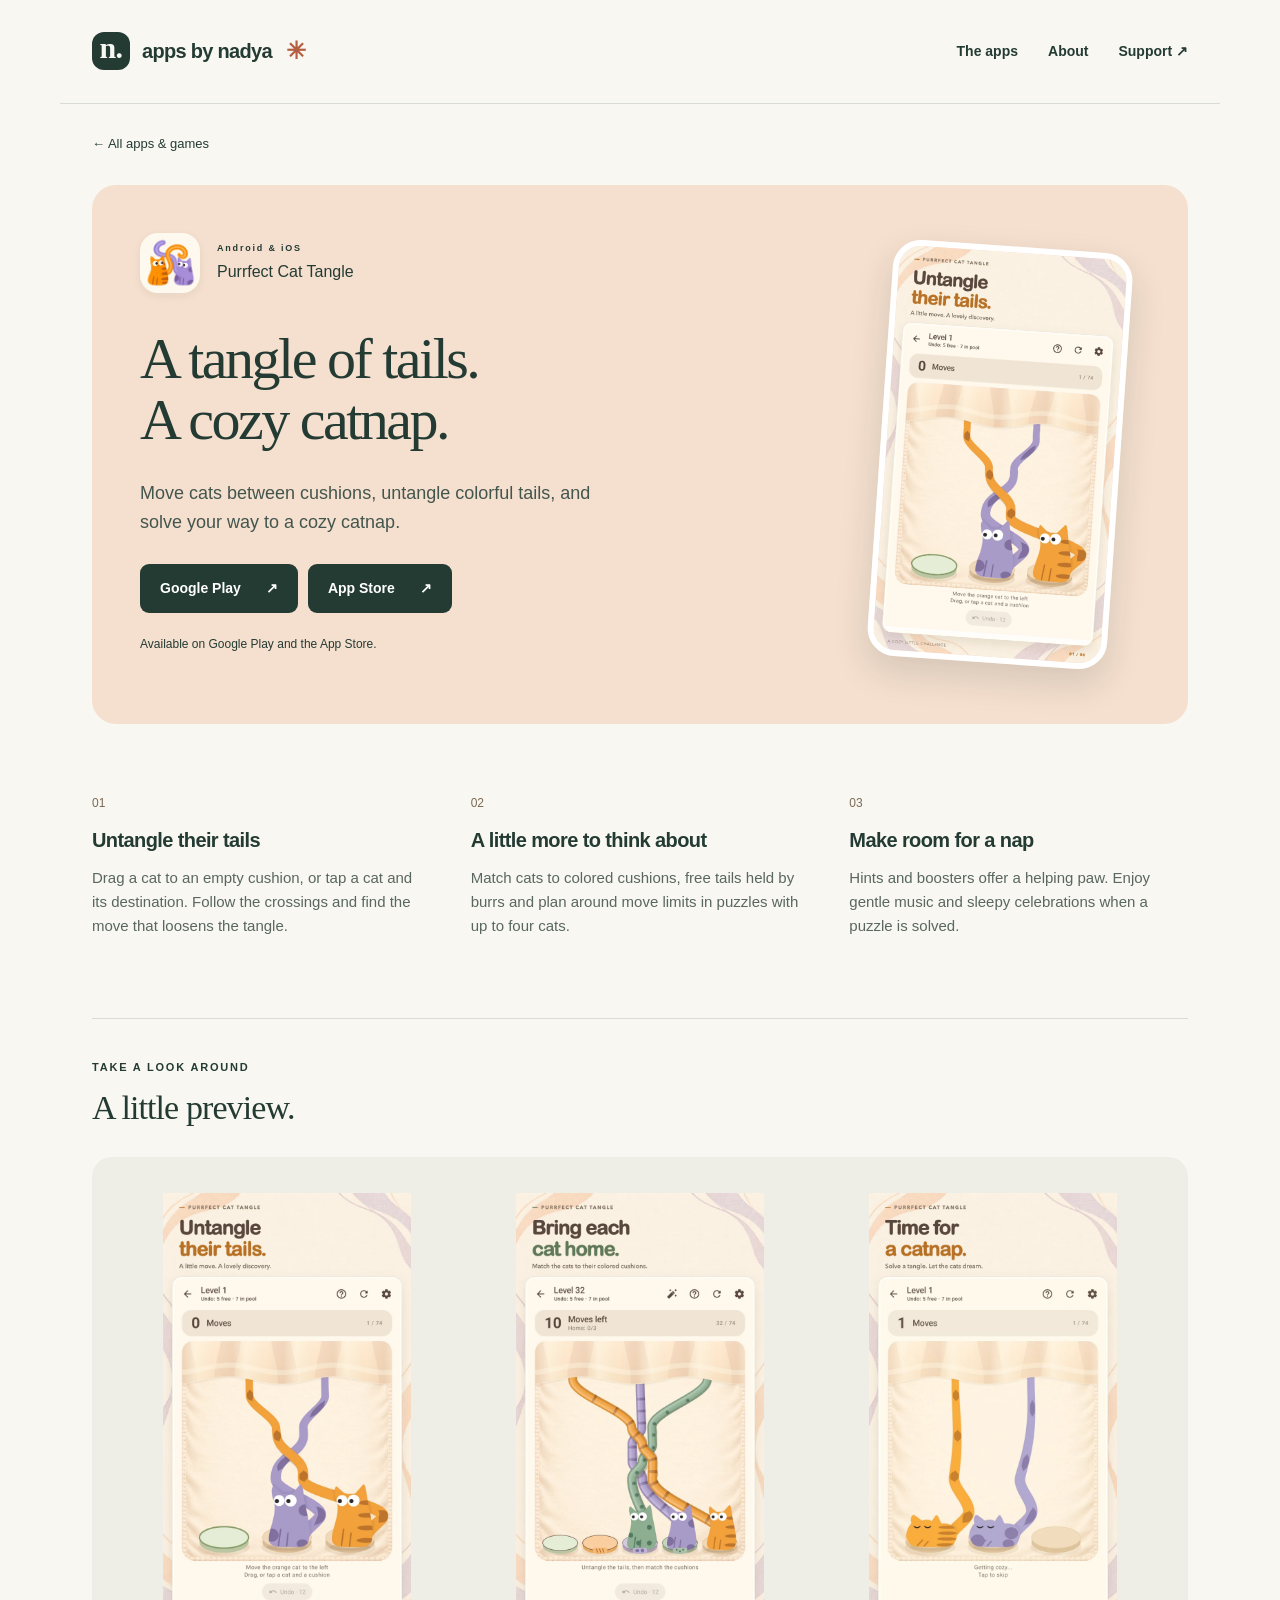
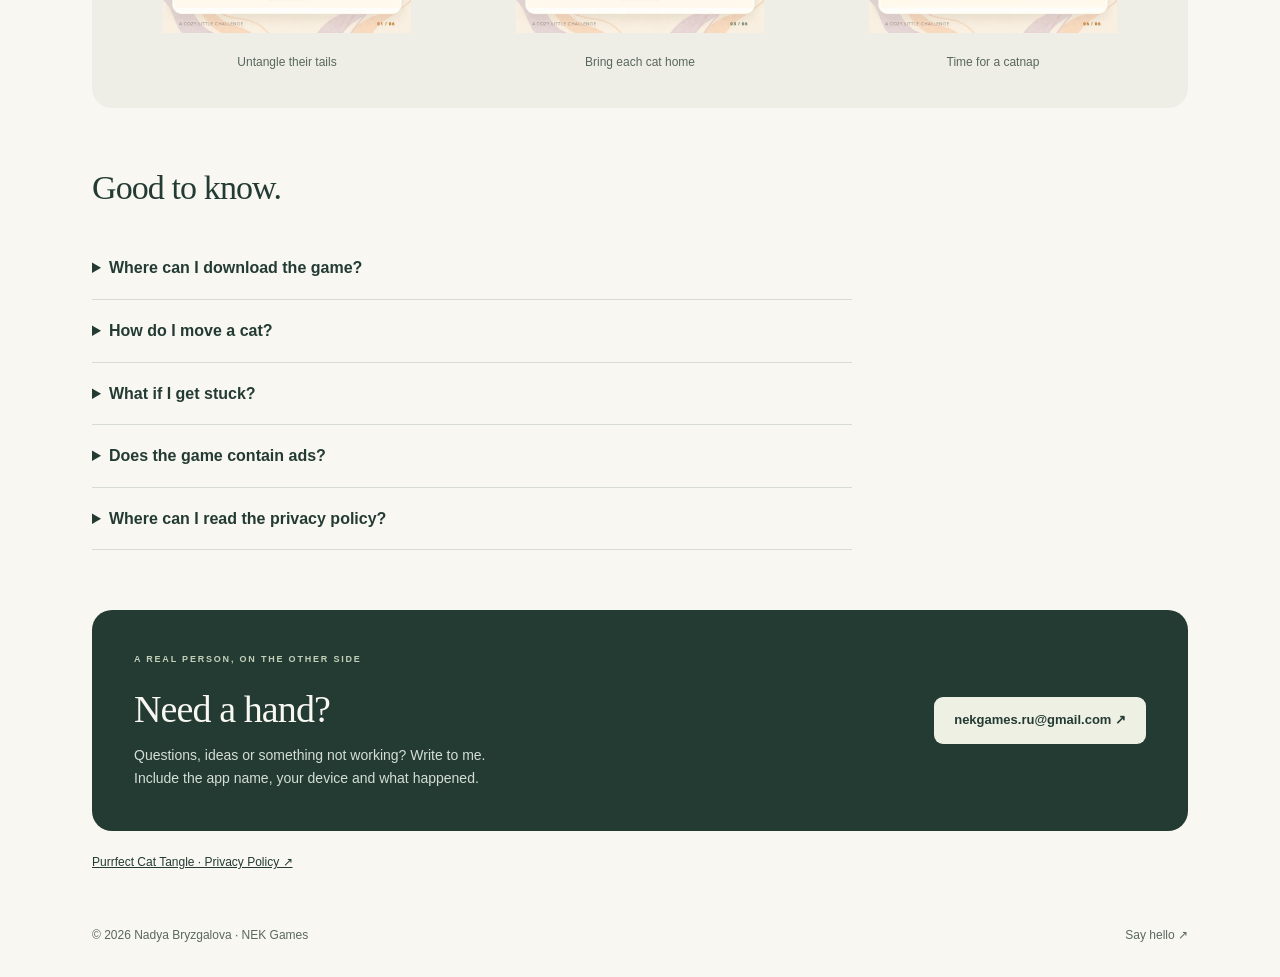
<file: purrfect-cat-tangle.html>
<!doctype html>
<html lang="en"><head><meta charset="utf-8"><meta name="viewport" content="width=device-width, initial-scale=1"><title>Purrfect Cat Tangle — Apps by Nadya</title><meta name="description" content="Move cats between cushions, untangle colorful tails, and solve your way to a cozy catnap."><meta name="theme-color" content="#f8f7f2"><link rel="icon" type="image/svg+xml" href="assets/favicon.svg"><link rel="stylesheet" href="style.css"></head><body><a class="skip" href="#main">Skip to content</a><header class="wrap header"><a class="brand" href="index.html"><span class="brand-mark">n.</span> apps by nadya<span class="brand-dot">✳</span></a><nav aria-label="Main navigation"><a href="index.html#apps">The apps</a><a href="index.html#about">About</a><a href="#support">Support <span aria-hidden="true">↗</span></a></nav></header><main id="main" class="wrap"><a class="back" href="index.html#apps">← All apps & games</a><section class="product-hero peach"><div><div class="product-id"><img class="app-icon" src="assets/purrfect-cat-tangle-icon.webp" width="72" height="72" alt=""><div><p class="eyebrow">Android & iOS</p><p>Purrfect Cat Tangle</p></div></div><h1>A tangle of tails.<br>A cozy catnap.</h1><p class="lede">Move cats between cushions, untangle colorful tails, and solve your way to a cozy catnap.</p><div class="buttons"><a class="button" href="https://play.google.com/store/apps/details?id=com.nekgames.purrfectcattangle">Google Play <span aria-hidden="true">↗</span></a><a class="button" href="https://apps.apple.com/app/id6828457074">App Store <span aria-hidden="true">↗</span></a></div><p class="policy-link">Available on Google Play and the App Store.</p></div><img class="hero-phone" src="assets/purrfect-cat-tangle-untangle.webp" alt="Untangle their tails — Purrfect Cat Tangle"></section><section class="features" aria-label="Features"><div><span class="feature-number">01</span><h3>Untangle their tails</h3><p>Drag a cat to an empty cushion, or tap a cat and its destination. Follow the crossings and find the move that loosens the tangle.</p></div><div><span class="feature-number">02</span><h3>A little more to think about</h3><p>Match cats to colored cushions, free tails held by burrs and plan around move limits in puzzles with up to four cats.</p></div><div><span class="feature-number">03</span><h3>Make room for a nap</h3><p>Hints and boosters offer a helping paw. Enjoy gentle music and sleepy celebrations when a puzzle is solved.</p></div></section><section class="screens"><p class="eyebrow">TAKE A LOOK AROUND</p><h2>A little preview.</h2><div class="gallery"><figure><img src="assets/purrfect-cat-tangle-untangle.webp" alt="Untangle their tails — Purrfect Cat Tangle" loading="lazy"><figcaption>Untangle their tails</figcaption></figure><figure><img src="assets/purrfect-cat-tangle-colors.webp" alt="Bring each cat home — Purrfect Cat Tangle" loading="lazy"><figcaption>Bring each cat home</figcaption></figure><figure><img src="assets/purrfect-cat-tangle-catnap.webp" alt="Time for a catnap — Purrfect Cat Tangle" loading="lazy"><figcaption>Time for a catnap</figcaption></figure></div></section><section class="faq"><h2>Good to know.</h2><details><summary>Where can I download the game?</summary><p>Available on Google Play and the App Store.</p></details><details><summary>How do I move a cat?</summary><p>Drag it to an empty cushion, or tap the cat and then its destination.</p></details><details><summary>What if I get stuck?</summary><p>Use hints and helpful boosters, or replay a completed level to explore another solution.</p></details><details><summary>Does the game contain ads?</summary><p>Yes. The game contains advertising. Its interface is in English.</p></details><details><summary>Where can I read the privacy policy?</summary><p><a href="https://docs.google.com/document/d/1mbu8k-5oFIJUDiUAnUiKOurx3ZWLgmhdg2Sm0ExyNMg">Read the Purrfect Cat Tangle Privacy Policy ↗</a></p></details></section><section class="support" id="support"><div><p class="eyebrow">A REAL PERSON, ON THE OTHER SIDE</p><h2>Need a hand?</h2><p>Questions, ideas or something not working? Write to me.<br>Include the app name, your device and what happened.</p></div><a class="button light" href="mailto:nekgames.ru@gmail.com?subject=Purrfect%20Cat%20Tangle%20support">nekgames.ru@gmail.com ↗</a></section><p class="policy-link"><a href="https://docs.google.com/document/d/1mbu8k-5oFIJUDiUAnUiKOurx3ZWLgmhdg2Sm0ExyNMg">Purrfect Cat Tangle · Privacy Policy ↗</a></p></main><footer class="wrap footer"><span>© 2026 Nadya Bryzgalova · NEK Games</span><a href="mailto:nekgames.ru@gmail.com">Say hello ↗</a></footer></body></html>
</file>
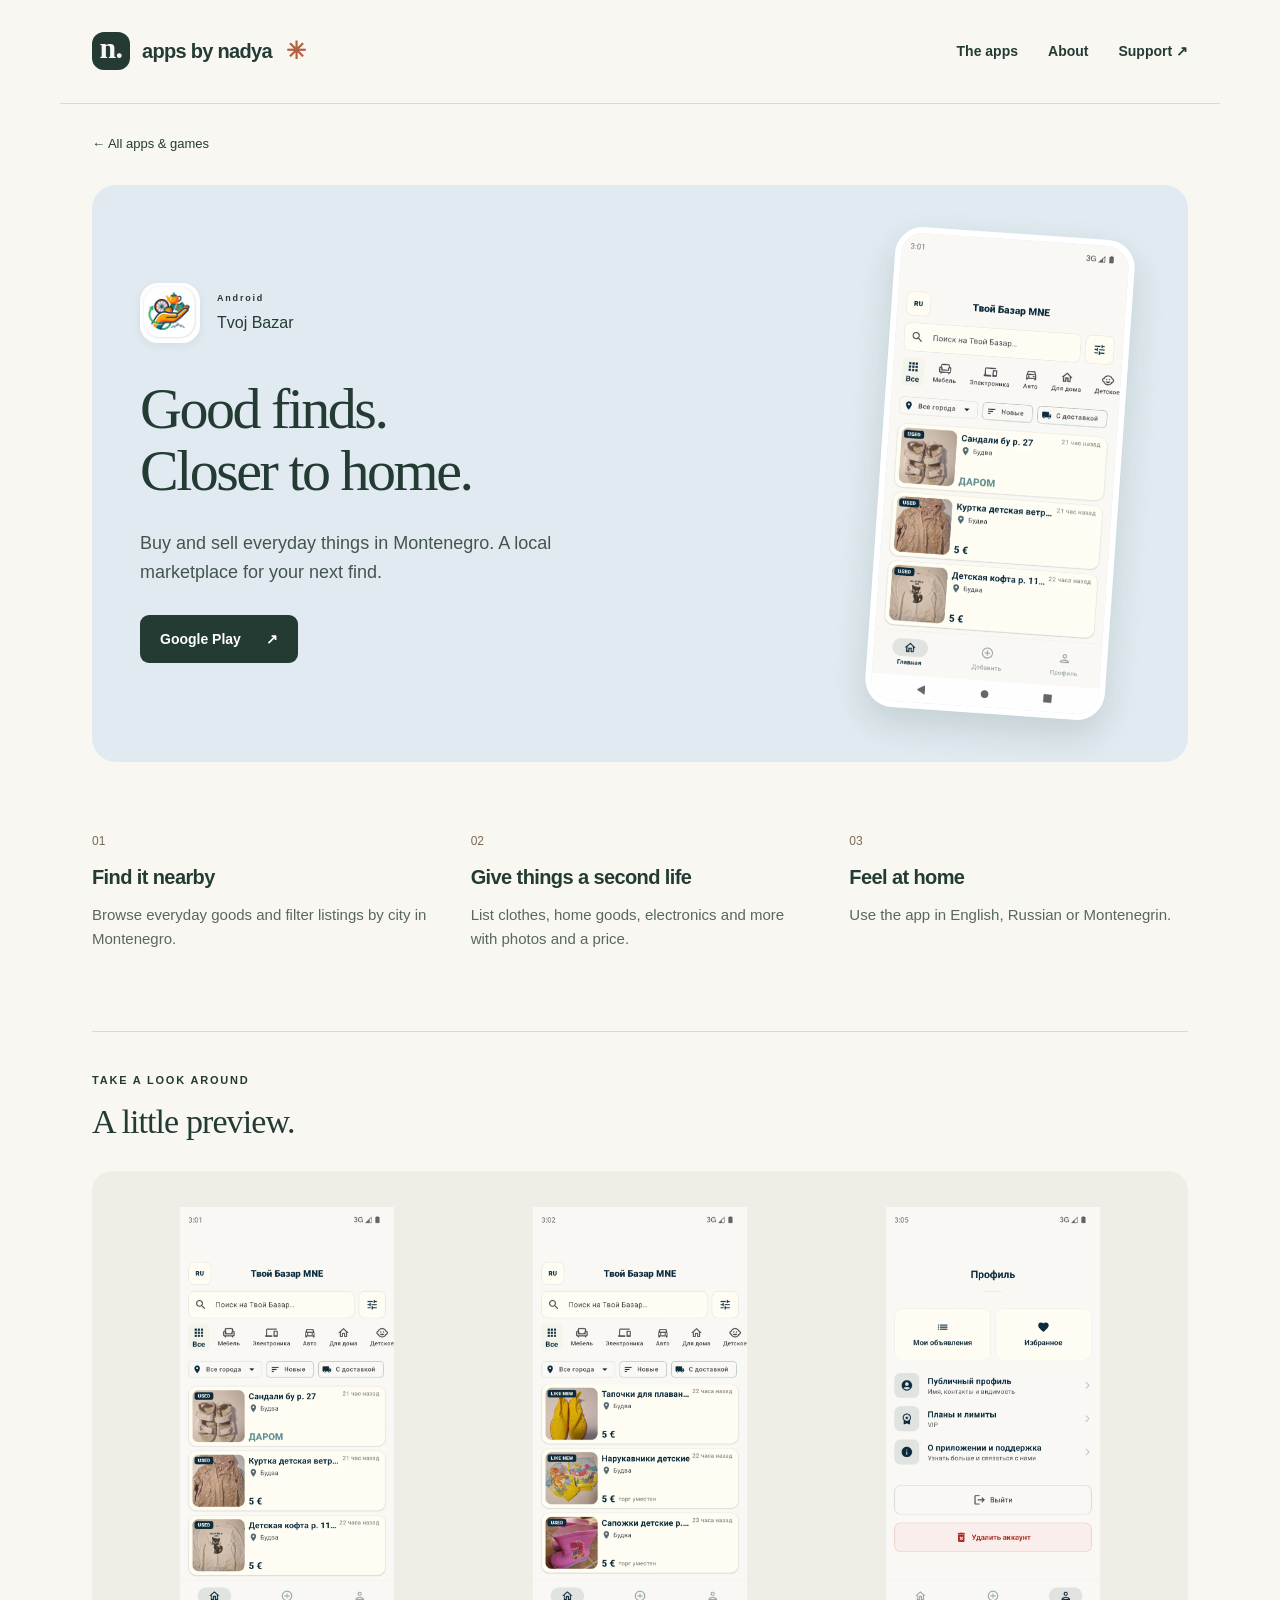
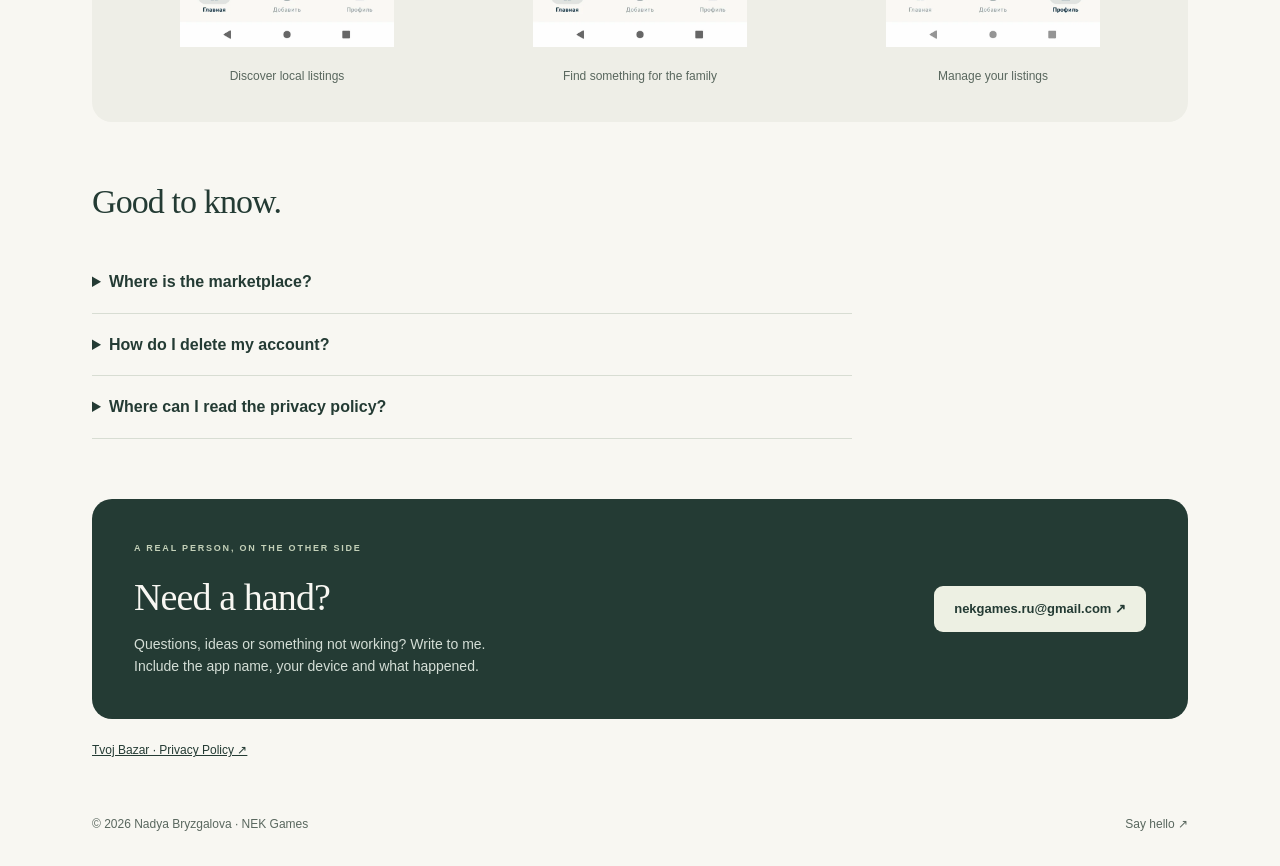
<file: tvoj-bazar.html>
<!doctype html>
<html lang="en"><head><meta charset="utf-8"><meta name="viewport" content="width=device-width, initial-scale=1"><title>Tvoj Bazar — Apps by Nadya</title><meta name="description" content="Buy and sell everyday things in Montenegro. A local marketplace for your next find."><meta name="theme-color" content="#f8f7f2"><link rel="icon" type="image/svg+xml" href="assets/favicon.svg"><link rel="stylesheet" href="style.css"></head><body><a class="skip" href="#main">Skip to content</a><header class="wrap header"><a class="brand" href="index.html"><span class="brand-mark">n.</span> apps by nadya<span class="brand-dot">✳</span></a><nav aria-label="Main navigation"><a href="index.html#apps">The apps</a><a href="index.html#about">About</a><a href="#support">Support <span aria-hidden="true">↗</span></a></nav></header><main id="main" class="wrap"><a class="back" href="index.html#apps">← All apps & games</a><section class="product-hero blue"><div><div class="product-id"><img class="app-icon" src="assets/tvoj-bazar-icon.webp" width="72" height="72" alt=""><div><p class="eyebrow">Android</p><p>Tvoj Bazar</p></div></div><h1>Good finds.<br>Closer to home.</h1><p class="lede">Buy and sell everyday things in Montenegro. A local marketplace for your next find.</p><div class="buttons"><a class="button" href="https://play.google.com/store/apps/details?id=com.tvoj.bazar.tvojbazarmne">Google Play <span aria-hidden="true">↗</span></a></div></div><img class="hero-phone" src="assets/tvoj-bazar-listings.webp" alt="Discover local listings — Tvoj Bazar"></section><section class="features" aria-label="Features"><div><span class="feature-number">01</span><h3>Find it nearby</h3><p>Browse everyday goods and filter listings by city in Montenegro.</p></div><div><span class="feature-number">02</span><h3>Give things a second life</h3><p>List clothes, home goods, electronics and more with photos and a price.</p></div><div><span class="feature-number">03</span><h3>Feel at home</h3><p>Use the app in English, Russian or Montenegrin.</p></div></section><section class="screens"><p class="eyebrow">TAKE A LOOK AROUND</p><h2>A little preview.</h2><div class="gallery"><figure><img src="assets/tvoj-bazar-listings.webp" alt="Discover local listings — Tvoj Bazar" loading="lazy"><figcaption>Discover local listings</figcaption></figure><figure><img src="assets/tvoj-bazar-listings-alternate.webp" alt="Find something for the family — Tvoj Bazar" loading="lazy"><figcaption>Find something for the family</figcaption></figure><figure><img src="assets/tvoj-bazar-profile.webp" alt="Manage your listings — Tvoj Bazar" loading="lazy"><figcaption>Manage your listings</figcaption></figure></div></section><section class="faq"><h2>Good to know.</h2><details><summary>Where is the marketplace?</summary><p>Tvoj Bazar is made for people buying and selling in Montenegro.</p></details><details><summary>How do I delete my account?</summary><p>Open your profile in the app and choose Delete Account. If you cannot access your account, email support with an account deletion request.</p></details><details><summary>Where can I read the privacy policy?</summary><p><a href="https://docs.google.com/document/d/110fUMZqUfApa8Rtnf7xMpw68Gjjf7Y32BTcgvV3gOJI/">Read the Tvoj Bazar Privacy Policy ↗</a></p></details></section><section class="support" id="support"><div><p class="eyebrow">A REAL PERSON, ON THE OTHER SIDE</p><h2>Need a hand?</h2><p>Questions, ideas or something not working? Write to me.<br>Include the app name, your device and what happened.</p></div><a class="button light" href="mailto:nekgames.ru@gmail.com?subject=Tvoj%20Bazar%20support">nekgames.ru@gmail.com ↗</a></section><p class="policy-link"><a href="https://docs.google.com/document/d/110fUMZqUfApa8Rtnf7xMpw68Gjjf7Y32BTcgvV3gOJI/">Tvoj Bazar · Privacy Policy ↗</a></p></main><footer class="wrap footer"><span>© 2026 Nadya Bryzgalova · NEK Games</span><a href="mailto:nekgames.ru@gmail.com">Say hello ↗</a></footer></body></html>
</file>
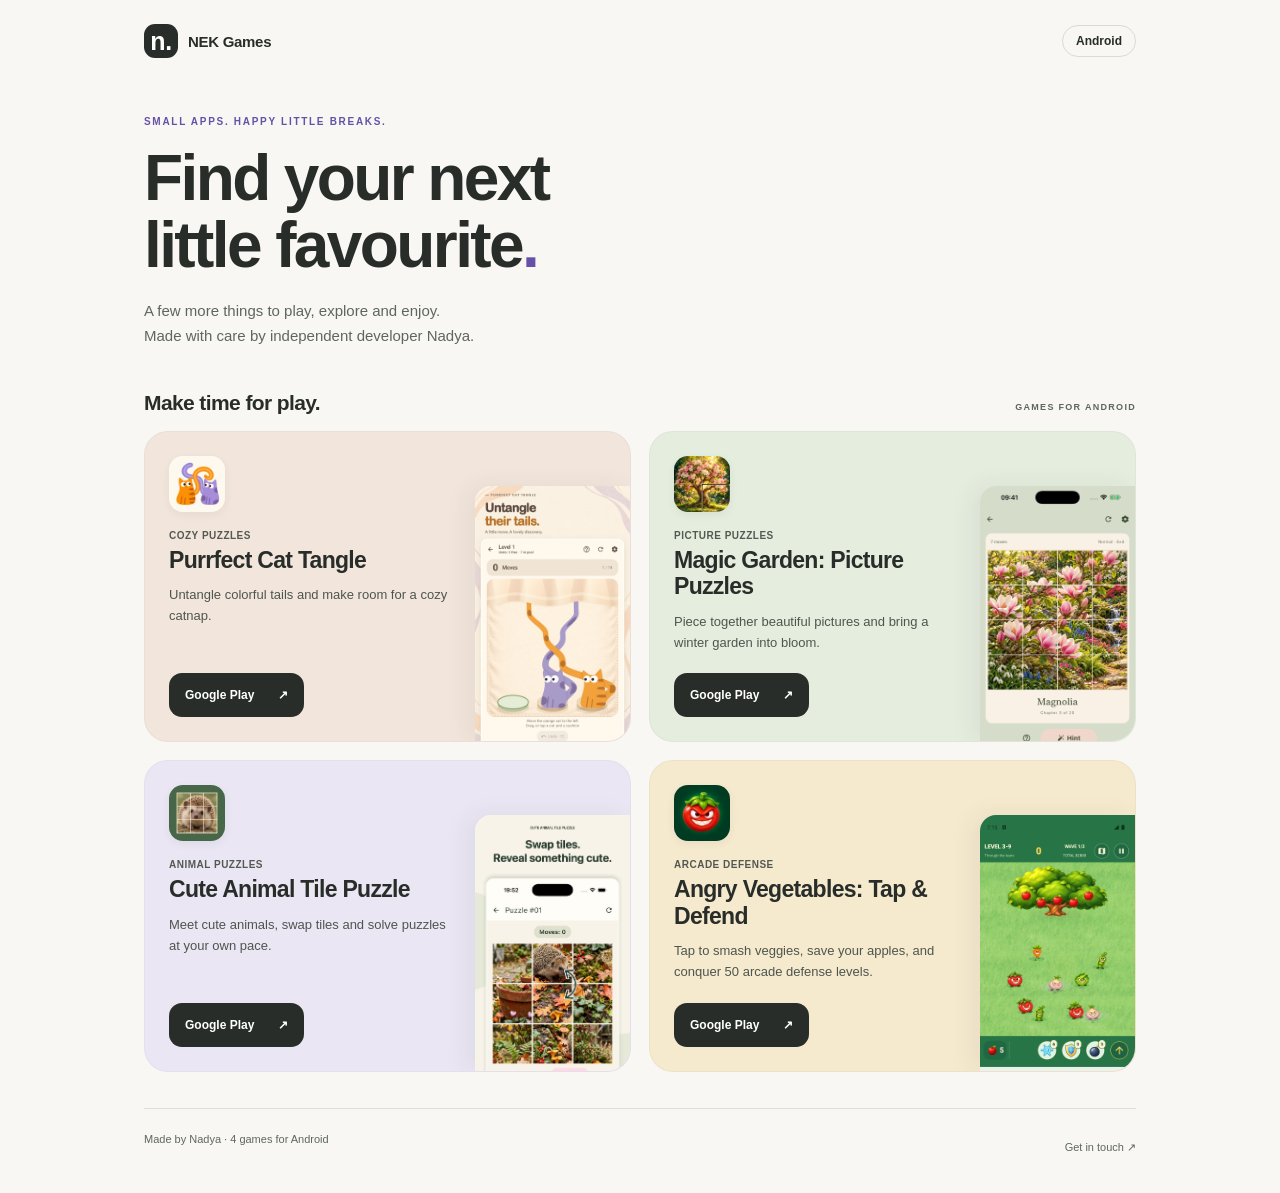
<file: more-apps/android.html>
<!doctype html>
<html lang="en">
<head>
  <meta charset="utf-8">
  <meta name="viewport" content="width=device-width, initial-scale=1, viewport-fit=cover">
  <title>More games for Android — NEK Games</title>
  <meta name="description" content="Discover four puzzle and arcade games by NEK Games for Android.">
  <meta name="theme-color" content="#f8f7f3">
  <link rel="icon" type="image/svg+xml" href="../assets/favicon.svg">
  <link rel="stylesheet" href="styles.css">
</head>
<body>
  <a class="skip-link" href="#main">Skip to games</a>
  <div class="page">
    <header class="masthead"><span class="brand"><span class="brand-symbol" aria-hidden="true">n.</span> NEK Games</span><span class="platform">Android</span></header>
    <main id="main">
      <section class="intro" aria-labelledby="page-title">
        <p class="eyebrow">SMALL APPS. HAPPY LITTLE BREAKS.</p>
        <h1 id="page-title">Find your next<br>little favourite<span class="accent">.</span></h1>
        <p class="intro-copy">A few more things to play, explore and enjoy.<br>Made with care by independent developer Nadya.</p>
      </section>
      <section class="collection" aria-labelledby="games-title">
        <div class="section-heading"><h2 id="games-title">Make time for play.</h2><span>GAMES FOR ANDROID</span></div>
        <div class="app-grid">
      <article class="app-card purrfect-cat-tangle">
        <div class="app-info">
          <img class="app-icon" src="../assets/purrfect-cat-tangle-icon.webp" width="64" height="64" alt="">
          <p class="category">Cozy puzzles</p>
          <h3>Purrfect Cat Tangle</h3>
          <p class="description">Untangle colorful tails and make room for a cozy catnap.</p>
          <a class="store-link" href="https://play.google.com/store/apps/details?id=com.nekgames.purrfectcattangle" aria-label="View Purrfect Cat Tangle on Google Play">Google Play <span aria-hidden="true">↗</span></a>
        </div>
        <div class="preview"><img src="../assets/purrfect-cat-tangle-untangle.webp" alt="Two cats with tangled tails" width="280" height="580" loading="lazy"></div>
      </article>
      <article class="app-card magic-garden">
        <div class="app-info">
          <img class="app-icon" src="../assets/magic-garden-icon.webp" width="64" height="64" alt="">
          <p class="category">Picture puzzles</p>
          <h3>Magic Garden: Picture Puzzles</h3>
          <p class="description">Piece together beautiful pictures and bring a winter garden into bloom.</p>
          <a class="store-link" href="https://play.google.com/store/apps/details?id=com.nekgames.magicgardenpuzzle" aria-label="View Magic Garden: Picture Puzzles on Google Play">Google Play <span aria-hidden="true">↗</span></a>
        </div>
        <div class="preview"><img src="../assets/magic-garden-magnolia.webp" alt="A magnolia picture puzzle" width="280" height="580" loading="lazy"></div>
      </article>
      <article class="app-card cute-animal-tile-puzzle">
        <div class="app-info">
          <img class="app-icon" src="../assets/cute-animal-tile-puzzle-icon.webp" width="64" height="64" alt="">
          <p class="category">Animal puzzles</p>
          <h3>Cute Animal Tile Puzzle</h3>
          <p class="description">Meet cute animals, swap tiles and solve puzzles at your own pace.</p>
          <a class="store-link" href="https://play.google.com/store/apps/details?id=com.nekgames.cuteanimaltilepuzzle" aria-label="View Cute Animal Tile Puzzle on Google Play">Google Play <span aria-hidden="true">↗</span></a>
        </div>
        <div class="preview"><img src="../assets/cute-animal-tile-puzzle-swap.webp" alt="An animal picture puzzle" width="280" height="580" loading="lazy"></div>
      </article>
      <article class="app-card angry-vegetables">
        <div class="app-info">
          <img class="app-icon" src="../assets/angry-vegetables-icon.webp" width="64" height="64" alt="">
          <p class="category">Arcade defense</p>
          <h3>Angry Vegetables: Tap &amp; Defend</h3>
          <p class="description">Tap to smash veggies, save your apples, and conquer 50 arcade defense levels.</p>
          <a class="store-link" href="https://play.google.com/store/apps/details?id=com.nekgames.angryvegetablesremaster" aria-label="View Angry Vegetables: Tap &amp; Defend on Google Play">Google Play <span aria-hidden="true">↗</span></a>
        </div>
        <div class="preview"><img src="../assets/angry-vegetables-gameplay.webp" alt="Defend the apple tree from a wave of vegetables" loading="lazy"></div>
      </article>
        </div>
      </section>
    </main>
    <footer><span>Made by Nadya · 4 games for Android</span><a href="mailto:nekgames.ru@gmail.com">Get in touch <span aria-hidden="true">↗</span></a></footer>
  </div>
</body>
</html>
</file>
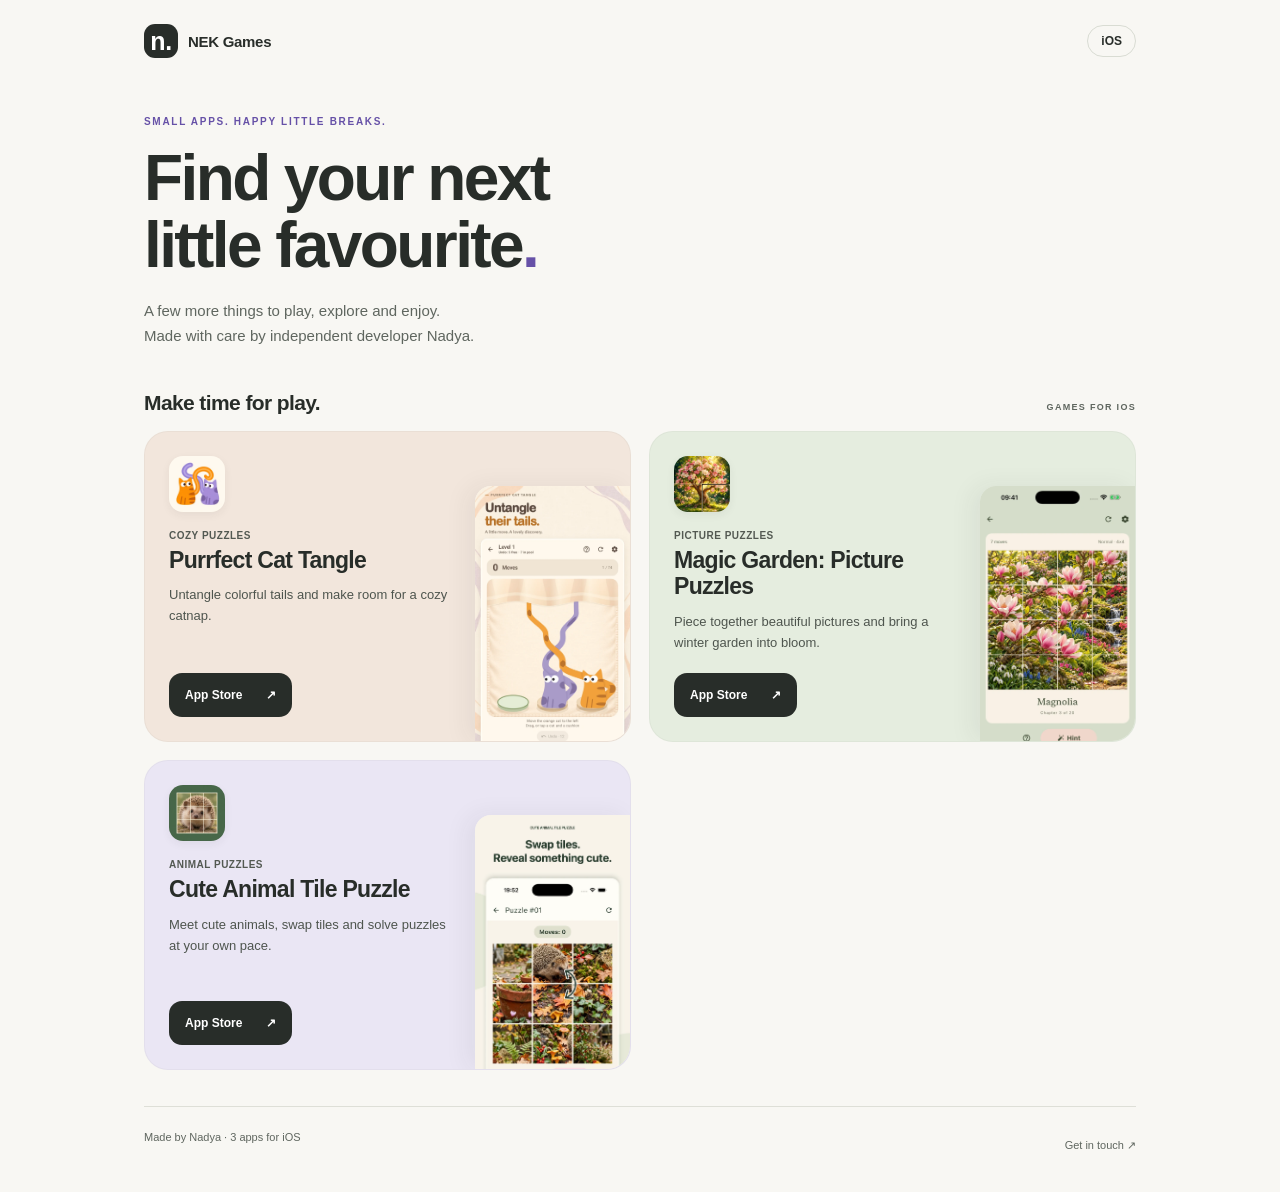
<file: more-apps/ios.html>
<!doctype html>
<html lang="en">
<head>
  <meta charset="utf-8">
  <meta name="viewport" content="width=device-width, initial-scale=1, viewport-fit=cover">
  <title>More apps for iOS — NEK Games</title>
  <meta name="description" content="Discover games and apps by NEK Games for iOS. Find your next puzzle break or everyday favourite.">
  <meta name="theme-color" content="#f8f7f3">
  <link rel="icon" type="image/svg+xml" href="../assets/favicon.svg">
  <link rel="stylesheet" href="styles.css">
</head>
<body>
  <a class="skip-link" href="#main">Skip to apps</a>
  <div class="page">
    <header class="masthead"><span class="brand"><span class="brand-symbol" aria-hidden="true">n.</span> NEK Games</span><span class="platform">iOS</span></header>
    <main id="main">
      <section class="intro" aria-labelledby="page-title">
        <p class="eyebrow">SMALL APPS. HAPPY LITTLE BREAKS.</p>
        <h1 id="page-title">Find your next<br>little favourite<span class="accent">.</span></h1>
        <p class="intro-copy">A few more things to play, explore and enjoy.<br>Made with care by independent developer Nadya.</p>
      </section>
      <section class="collection" aria-labelledby="games-title">
        <div class="section-heading"><h2 id="games-title">Make time for play.</h2><span>GAMES FOR IOS</span></div>
        <div class="app-grid">
      <article class="app-card purrfect-cat-tangle">
        <div class="app-info">
          <img class="app-icon" src="../assets/purrfect-cat-tangle-icon.webp" width="64" height="64" alt="">
          <p class="category">Cozy puzzles</p>
          <h3>Purrfect Cat Tangle</h3>
          <p class="description">Untangle colorful tails and make room for a cozy catnap.</p>
          <a class="store-link" href="https://apps.apple.com/app/id6828457074" aria-label="View Purrfect Cat Tangle on App Store">App Store <span aria-hidden="true">↗</span></a>
        </div>
        <div class="preview"><img src="../assets/purrfect-cat-tangle-untangle.webp" alt="Two cats with tangled tails" width="280" height="580" loading="lazy"></div>
      </article>
      <article class="app-card magic-garden">
        <div class="app-info">
          <img class="app-icon" src="../assets/magic-garden-icon.webp" width="64" height="64" alt="">
          <p class="category">Picture puzzles</p>
          <h3>Magic Garden: Picture Puzzles</h3>
          <p class="description">Piece together beautiful pictures and bring a winter garden into bloom.</p>
          <a class="store-link" href="https://apps.apple.com/app/id6821082009" aria-label="View Magic Garden: Picture Puzzles on App Store">App Store <span aria-hidden="true">↗</span></a>
        </div>
        <div class="preview"><img src="../assets/magic-garden-magnolia.webp" alt="A magnolia picture puzzle" width="280" height="580" loading="lazy"></div>
      </article>
      <article class="app-card cute-animal-tile-puzzle">
        <div class="app-info">
          <img class="app-icon" src="../assets/cute-animal-tile-puzzle-icon.webp" width="64" height="64" alt="">
          <p class="category">Animal puzzles</p>
          <h3>Cute Animal Tile Puzzle</h3>
          <p class="description">Meet cute animals, swap tiles and solve puzzles at your own pace.</p>
          <a class="store-link" href="https://apps.apple.com/us/app/cute-animal-tile-puzzle/id6810313551" aria-label="View Cute Animal Tile Puzzle on App Store">App Store <span aria-hidden="true">↗</span></a>
        </div>
        <div class="preview"><img src="../assets/cute-animal-tile-puzzle-swap.webp" alt="An animal picture puzzle" width="280" height="580" loading="lazy"></div>
      </article>
        </div>
      </section>

    </main>
    <footer><span>Made by Nadya · 3 apps for iOS</span><a href="mailto:nekgames.ru@gmail.com">Get in touch <span aria-hidden="true">↗</span></a></footer>
  </div>
</body>
</html>
</file>
<file: style.css>
:root{--ink:#243b34;--muted:#59675e;--paper:#f8f7f2;--line:#d8ddd3}*{box-sizing:border-box}html{scroll-behavior:smooth;scroll-padding-top:24px}body{margin:0;background:var(--paper);color:var(--ink);font-family:-apple-system,BlinkMacSystemFont,'Segoe UI',sans-serif;font-size:16px;line-height:1.6}a{color:inherit;text-decoration:none}a:hover{text-decoration:underline;text-underline-offset:5px}a:focus-visible,summary:focus-visible{outline:3px solid #a54425;outline-offset:6px}img{max-width:100%;display:block}.wrap{max-width:1160px;margin:auto;padding:0 32px}.header{min-height:104px;display:flex;align-items:center;justify-content:space-between;border-bottom:1px solid var(--line);gap:24px}.brand{font-size:20px;font-weight:700;display:flex;align-items:center;gap:12px;letter-spacing:-.7px}.brand-mark{background:var(--ink);color:var(--paper);border-radius:12px;width:38px;height:38px;text-align:center;font-family:Georgia,serif;font-size:30px;line-height:32px}.brand-dot{color:#b35f40;font-size:24px;margin-left:2px}nav{display:flex;gap:30px;font-size:14px;font-weight:600}.hero{padding:78px 0 58px;position:relative}.eyebrow{font-size:11px;font-weight:750;letter-spacing:1.8px;margin:0 0 20px}.tiny-dot{display:inline-block;width:7px;height:7px;border-radius:50%;background:#708766;margin-right:9px}h1,h2,h3,p{margin-top:0}h1{font-family:Georgia,'Times New Roman',serif;font-weight:400;letter-spacing:-4px;font-size:clamp(50px,7.2vw,90px);line-height:1.06;margin-bottom:28px}h2{font-family:Georgia,'Times New Roman',serif;font-weight:400;font-size:34px;line-height:1.2;letter-spacing:-.9px}h3{font-size:24px;letter-spacing:-.6px;line-height:1.25}.hero-star{position:absolute;right:90px;top:100px;color:#ad6647;font-family:Georgia,serif;font-size:136px;transform:rotate(12deg)}.hero-bottom{display:flex;align-items:center;justify-content:space-between}.hero-bottom p{color:var(--muted);font-size:18px;margin:0}.round-link{border:1px solid var(--line);border-radius:50%;width:52px;height:52px;display:grid;place-items:center;font-size:23px}.section-title{display:flex;justify-content:space-between;align-items:center;gap:20px;margin:28px 0}.section-title h2{font-size:27px;margin:0}.section-title span{font-size:10px;letter-spacing:1.4px;white-space:nowrap;color:var(--muted)}.grid{display:grid;grid-template-columns:1fr 1fr;gap:24px}.green{background:#e5ecdc}.peach{background:#f5dfce}.blue{background:#e0eaf0}.lavender{background:#e9e3f1}.card{border-radius:22px;padding:32px 34px 0;overflow:hidden;position:relative}.card-top{display:flex;align-items:center;justify-content:space-between;margin-bottom:26px}.app-icon{border-radius:18px;width:72px;height:72px;object-fit:cover;box-shadow:0 3px 10px #243b3410}.platform{border:1px solid #243b3430;border-radius:24px;padding:5px 12px;font-size:11px}.card .eyebrow{font-size:9px;margin-bottom:10px}.card h3{font-size:30px;margin-bottom:12px}.card>p:not(.eyebrow){max-width:360px;color:#43564e;min-height:52px;font-size:15px}.text-link{font-size:13px;font-weight:650;display:flex;justify-content:space-between;align-items:center;border-bottom:1px solid #243b3420;padding-bottom:17px}.text-link span{font-size:23px}.card-preview{height:246px;overflow:hidden;margin-top:26px;display:flex;justify-content:center}.card-preview img{width:206px;height:auto;object-fit:cover;object-position:top;align-self:flex-start;border:5px solid #fcfcf8;border-radius:25px;box-shadow:0 12px 28px #243b3420;transform:rotate(-5deg)}.card:nth-child(even) .card-preview img{transform:rotate(5deg)}.about{display:flex;gap:42px;align-items:center;padding:85px 12px}.about>img{width:132px;height:150px;object-fit:cover;border-radius:70px}.about>div{max-width:720px}.about .eyebrow{margin-bottom:13px}.about h2{margin-bottom:16px}.about p:last-child{color:var(--muted);margin-bottom:0}.support{background:var(--ink);color:var(--paper);padding:42px;border-radius:20px;display:flex;align-items:center;justify-content:space-between;gap:24px}.support h2{font-size:38px;margin-bottom:12px}.support .eyebrow{color:#c4d1b9;font-size:9px}.support p:last-child{font-size:14px;color:#d4ded6;margin-bottom:0}.button{display:inline-flex;justify-content:center;align-items:center;gap:25px;background:var(--ink);color:white;padding:13px 20px;border-radius:9px;font-size:14px;font-weight:600}.button:hover{background:#365448;text-decoration:none}.button.light{background:#edf0e3;color:var(--ink);white-space:nowrap;font-size:13px}.buttons{display:flex;flex-wrap:wrap;gap:10px;margin-top:28px}.footer{display:flex;justify-content:space-between;padding-top:32px;padding-bottom:32px;font-size:12px;color:var(--muted);gap:20px}.back{display:inline-block;margin:30px 0;font-size:13px}.product-hero{border-radius:24px;padding:48px;display:grid;grid-template-columns:1fr 260px;align-items:center;gap:35px;overflow:hidden}.product-id{display:flex;gap:17px;align-items:center;margin-bottom:35px}.product-id p{margin:0}.product-id .eyebrow{font-size:9px;margin-bottom:4px}.product-id .app-icon{width:60px;height:60px}.product-hero h1{font-size:58px;letter-spacing:-2.5px}.lede{max-width:460px;color:#43564e;font-size:18px}.hero-phone{width:240px;max-height:520px;object-fit:contain;border:6px solid #fff;border-radius:28px;box-shadow:0 15px 35px #243b3426;transform:rotate(4deg)}.features{display:grid;grid-template-columns:repeat(3,1fr);gap:40px;padding:65px 0}.feature-number{font-size:12px;color:#7b6953}.features h3{font-size:20px;margin:13px 0}.features p{font-size:15px;color:var(--muted)}.screens{border-top:1px solid var(--line);padding:40px 0}.screens .eyebrow{margin-bottom:12px}.gallery{display:grid;grid-template-columns:repeat(3,1fr);gap:35px;background:#eeeee7;border-radius:20px;padding:36px}.gallery figure{margin:0;text-align:center}.gallery img{width:100%;height:440px;object-fit:contain}.gallery figcaption{font-size:12px;margin-top:20px;color:var(--muted)}.faq{max-width:760px;padding:20px 0 60px}details{border-bottom:1px solid var(--line);padding:18px 0}summary{cursor:pointer;font-weight:600}details p{color:var(--muted);margin:15px 0 0}details a,.policy-link a,.legal a{text-decoration:underline}.policy-link{font-size:12px;margin:22px 0}.legal{max-width:900px}.legal h1{font-size:48px;margin:20px 0;letter-spacing:-2px}.legal h2{font-size:28px;margin-top:32px}.legal .support{margin-top:35px;flex-wrap:wrap}.skip{position:absolute;left:20px;top:-100px;padding:10px;background:white;z-index:10}.skip:focus{top:10px}@media(max-width:760px){.wrap{padding-left:22px;padding-right:22px}.header{min-height:85px;flex-wrap:wrap;padding-top:20px;padding-bottom:20px;gap:15px}.brand{font-size:18px}nav{gap:22px;font-size:12px}.hero{padding:50px 0 30px}h1{letter-spacing:-2px}.hero-star{font-size:65px;right:10px;top:66px}.hero .eyebrow{font-size:9px;letter-spacing:1px;max-width:260px}.hero-bottom p{font-size:15px;max-width:80%}.hero-bottom p br{display:none}.section-title{align-items:flex-start}.section-title h2{font-size:24px;max-width:240px}.section-title span{font-size:9px;white-space:normal;text-align:right}.grid{gap:18px}.card{padding:22px 22px 0}.card h3{font-size:25px}.about{gap:25px;padding:50px 0;align-items:flex-start}.about>img{width:80px;height:95px}.about h2{font-size:27px}.support{padding:28px;flex-direction:column;align-items:flex-start}.support .button{white-space:normal;overflow-wrap:anywhere}.footer{font-size:10px}.product-hero{padding:30px;grid-template-columns:1fr}.product-hero h1{font-size:47px}.hero-phone{margin:10px auto;max-height:420px}.features{gap:22px;padding:40px 0}.gallery{gap:15px;padding:20px}.gallery img{height:320px}.gallery figcaption{font-size:11px}}@media(max-width:520px){.grid{grid-template-columns:1fr}.hero-star{display:none}.hero h1{font-size:55px}.card-preview{height:220px}.card>p:not(.eyebrow){min-height:0}.about{flex-direction:column}.about>img{width:85px;height:95px}.features{grid-template-columns:1fr;gap:12px}.gallery{grid-template-columns:1fr}.gallery img{height:auto;max-height:480px;width:auto;margin:auto}.gallery figure{padding-bottom:20px}.product-hero h1{font-size:42px}.product-hero{padding:25px}.footer{flex-wrap:wrap}.section-title span{max-width:70px}}@media(prefers-reduced-motion:reduce){html{scroll-behavior:auto}}

/* The portrait asset is already cropped. */
.about-portrait{position:relative;overflow:hidden;flex-shrink:0;width:132px;height:150px;border-radius:70px}.about-portrait img{display:block;width:100%;height:100%;object-fit:cover}@media(max-width:760px){.about-portrait{width:84px;height:95px}}
</file>
<file: more-apps/styles.css>
:root { color-scheme: light; --ink: #282d29; --muted: #5f665f; --paper: #f8f7f3; --accent: #6651a7; }
* { box-sizing: border-box; }
body { margin: 0; background: var(--paper); color: var(--ink); font-family: -apple-system, BlinkMacSystemFont, "Segoe UI", sans-serif; -webkit-text-size-adjust: 100%; }
a { color: inherit; }
a:focus-visible { outline: 3px solid var(--accent); outline-offset: 5px; }
.page { max-width: 1040px; margin: auto; padding: max(24px, env(safe-area-inset-top)) max(24px, env(safe-area-inset-right)) max(24px, env(safe-area-inset-bottom)) max(24px, env(safe-area-inset-left)); }
.skip-link { position: absolute; top: -100px; left: 24px; z-index: 2; padding: 12px; background: white; }
.skip-link:focus { top: 12px; }
.masthead { display: flex; align-items: center; justify-content: space-between; gap: 12px; }
.brand { display: flex; align-items: center; gap: 10px; font-weight: 750; font-size: 15px; letter-spacing: -.3px; }
.brand-symbol { width: 34px; height: 34px; display: grid; place-content: center; background: var(--ink); color: white; border-radius: 11px; font-size: 25px; }
.platform { border: 1px solid #d9dcd3; border-radius: 30px; padding: 8px 13px; font-size: 12px; font-weight: 600; }
.intro { padding: 58px 0 42px; }
.eyebrow { margin: 0 0 18px; color: var(--accent); font-size: 10px; font-weight: 750; letter-spacing: 1.7px; }
h1 { margin: 0; font-size: clamp(38px, 6vw, 64px); line-height: 1.05; letter-spacing: -2.6px; font-weight: 750; }
.accent { color: var(--accent); }
.intro-copy { margin: 20px 0 0; color: var(--muted); font-size: 15px; line-height: 1.65; }
.collection { margin-bottom: 36px; }
.section-heading { display: flex; align-items: baseline; justify-content: space-between; flex-wrap: wrap; gap: 8px; margin-bottom: 16px; }
h2 { margin: 0; font-size: 21px; letter-spacing: -.6px; }
.section-heading > span { font-size: 9px; letter-spacing: 1.3px; font-weight: 650; color: var(--muted); }
.app-grid { display: grid; grid-template-columns: repeat(2, minmax(0, 1fr)); gap: 18px; }
.app-card { position: relative; overflow: hidden; display: flex; min-height: 310px; border-radius: 24px; background: #f2e6dc; border: 1px solid #282d2909; }
.magic-garden { background: #e5eddf; }
.cute-animal-tile-puzzle { background: #eae6f4; }
.angry-vegetables { background: #f5e9ce; }
.fitme { background: #e5ece2; }
.tvoj-bazar { background: #e1ebf2; }
.app-info { position: relative; z-index: 1; display: flex; flex: 1; flex-direction: column; align-items: flex-start; padding: 24px; min-width: 0; }
.app-icon { display: block; width: 56px; height: 56px; border-radius: 14px; box-shadow: 0 3px 8px #282d2910; }
.category { margin: 18px 0 6px; color: #535952; font-size: 10px; font-weight: 650; letter-spacing: .5px; text-transform: uppercase; }
h3 { margin: 0; font-size: 23px; line-height: 1.15; letter-spacing: -.7px; overflow-wrap: anywhere; }
.description { margin: 12px 0 20px; font-size: 13px; line-height: 1.6; color: #4e554e; }
.store-link { display: inline-flex; justify-content: space-between; align-items: center; gap: 24px; margin-top: auto; min-height: 44px; padding: 11px 16px; background: var(--ink); color: white; text-decoration: none; border-radius: 13px; font-size: 12px; font-weight: 650; }
.store-link:hover { background: #434d43; }
.preview { flex: 0 0 32%; position: relative; overflow: hidden; margin-top: 54px; border-radius: 16px 0 0 0; box-shadow: -8px 0 24px #282d2910; background: #ffffff55; }
.preview img { position: absolute; inset: 0; display: block; width: 100%; height: 100%; object-fit: cover; object-position: top center; }
footer { border-top: 1px solid #dedfd7; padding: 22px 0 6px; display: flex; flex-wrap: wrap; justify-content: space-between; gap: 14px; color: var(--muted); font-size: 11px; line-height: 1.5; }
footer a { text-decoration: none; padding: 8px 0; }
@media (max-width: 700px) {
  .page { padding-right: max(18px, env(safe-area-inset-right)); padding-left: max(18px, env(safe-area-inset-left)); }
  .intro { padding: 38px 0 32px; }
  h1 { letter-spacing: -1.7px; }
  .intro-copy { font-size: 13px; }
  .app-grid { grid-template-columns: minmax(0, 1fr); gap: 14px; }
  .app-card { min-height: 292px; border-radius: 21px; }
  .app-info { padding: 20px; }
  .preview { flex-basis: 31%; margin-top: 46px; }
  h3 { font-size: 22px; }
  .section-heading > span { font-size: 8px; }
  h2 { font-size: 20px; }
}
@media (prefers-reduced-motion: no-preference) { .store-link { transition: background .15s ease; } }
</file>
